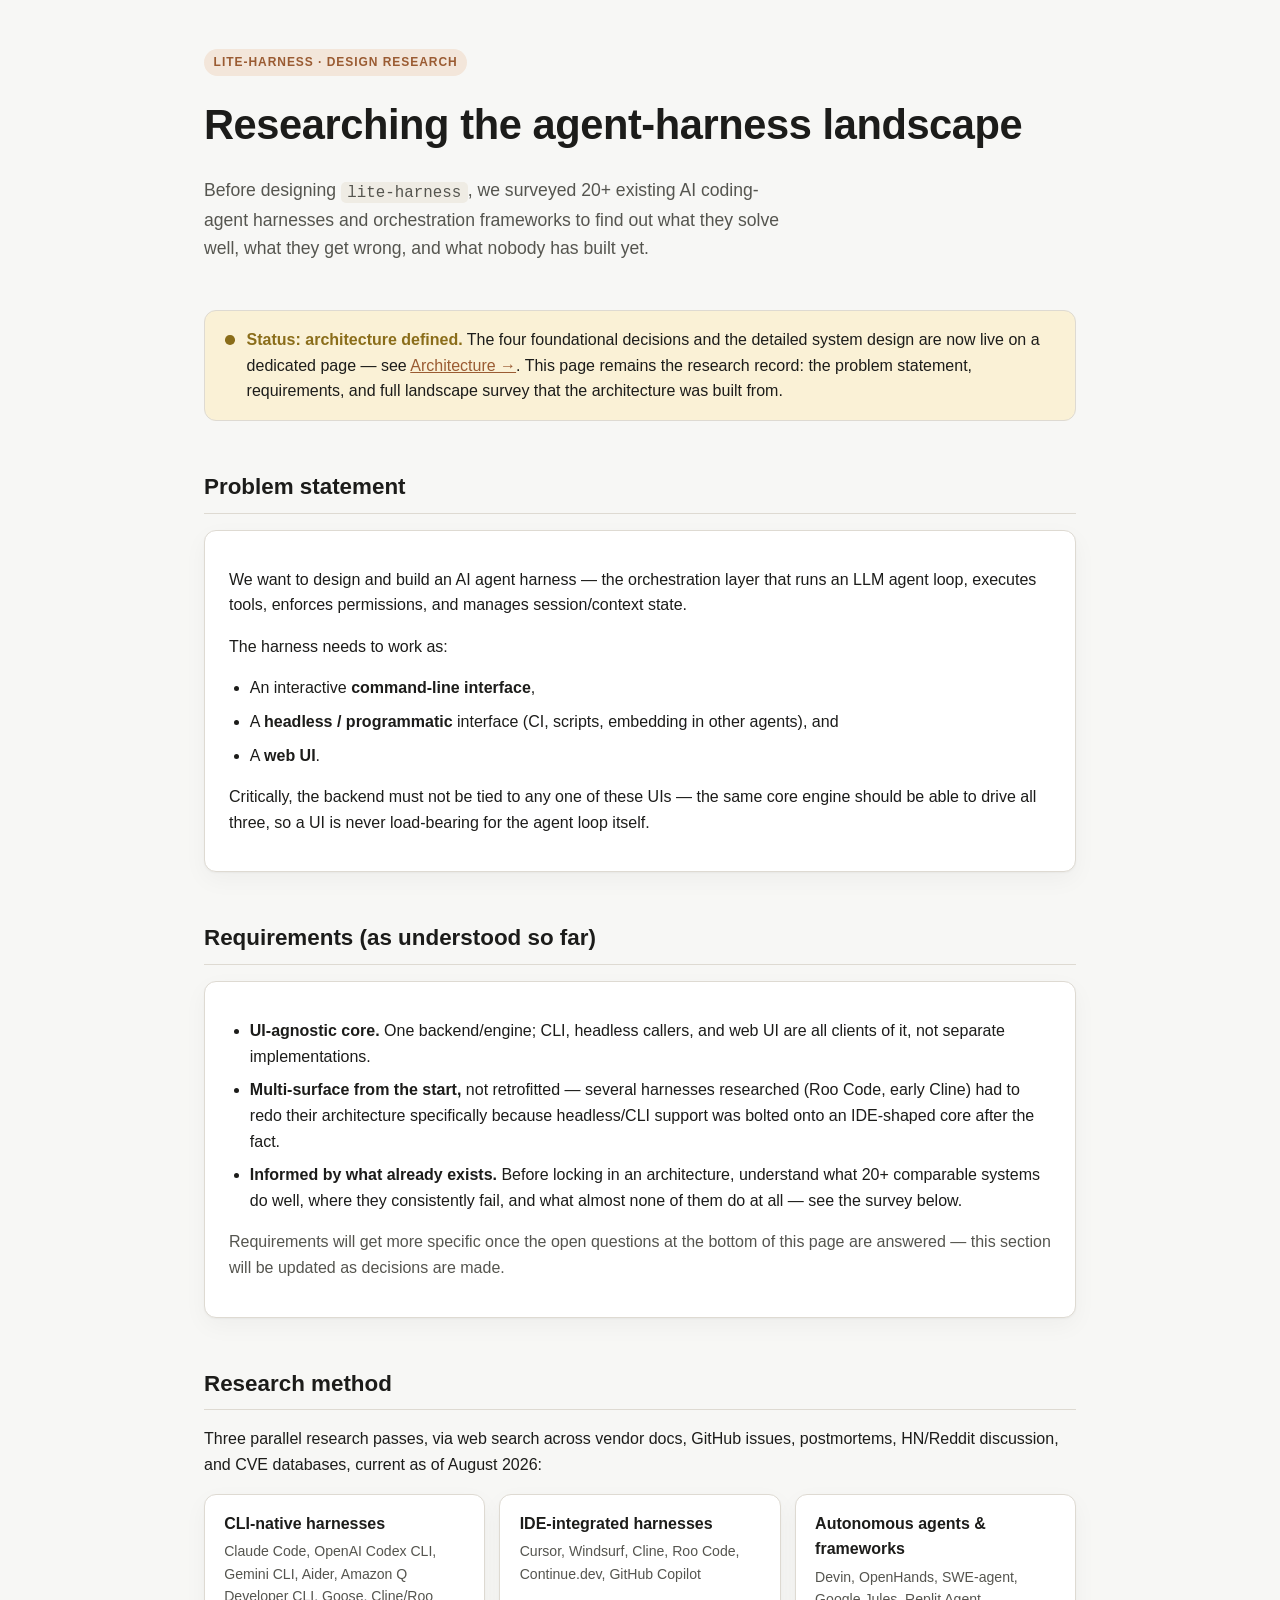
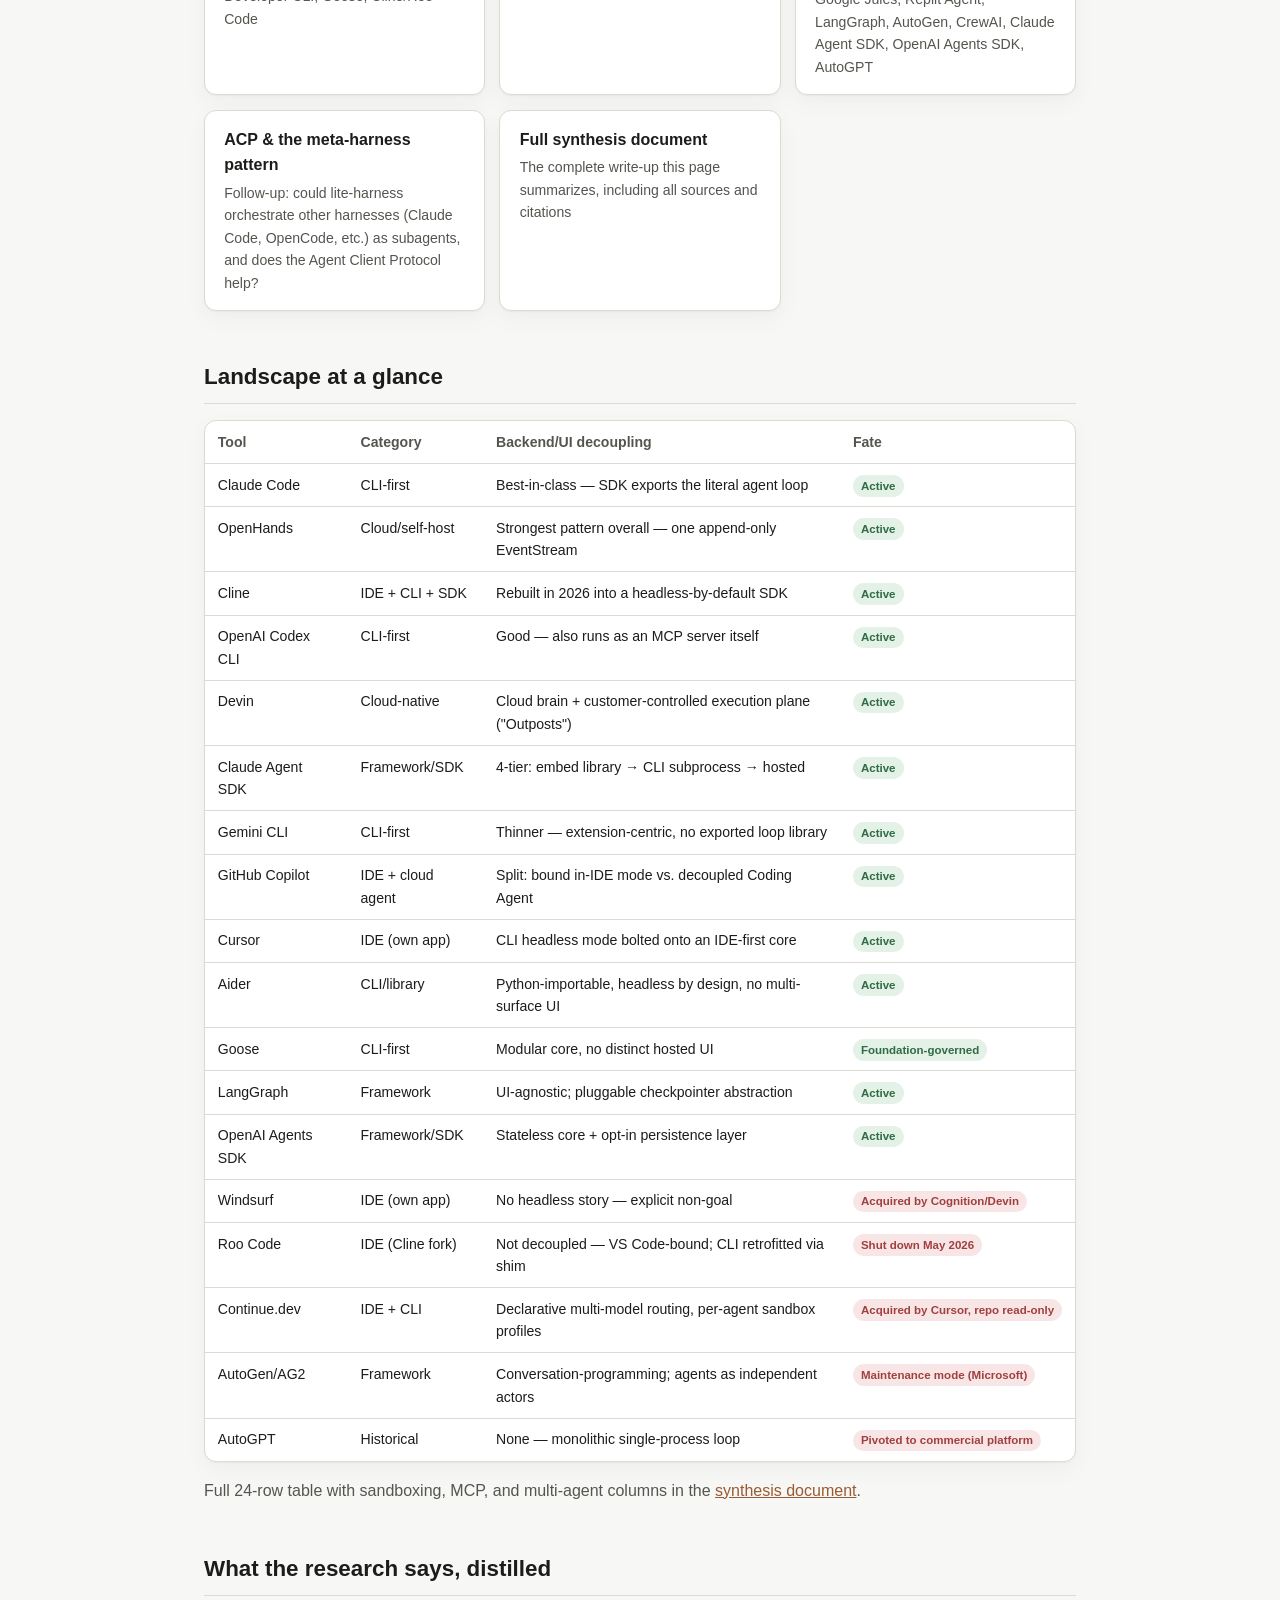
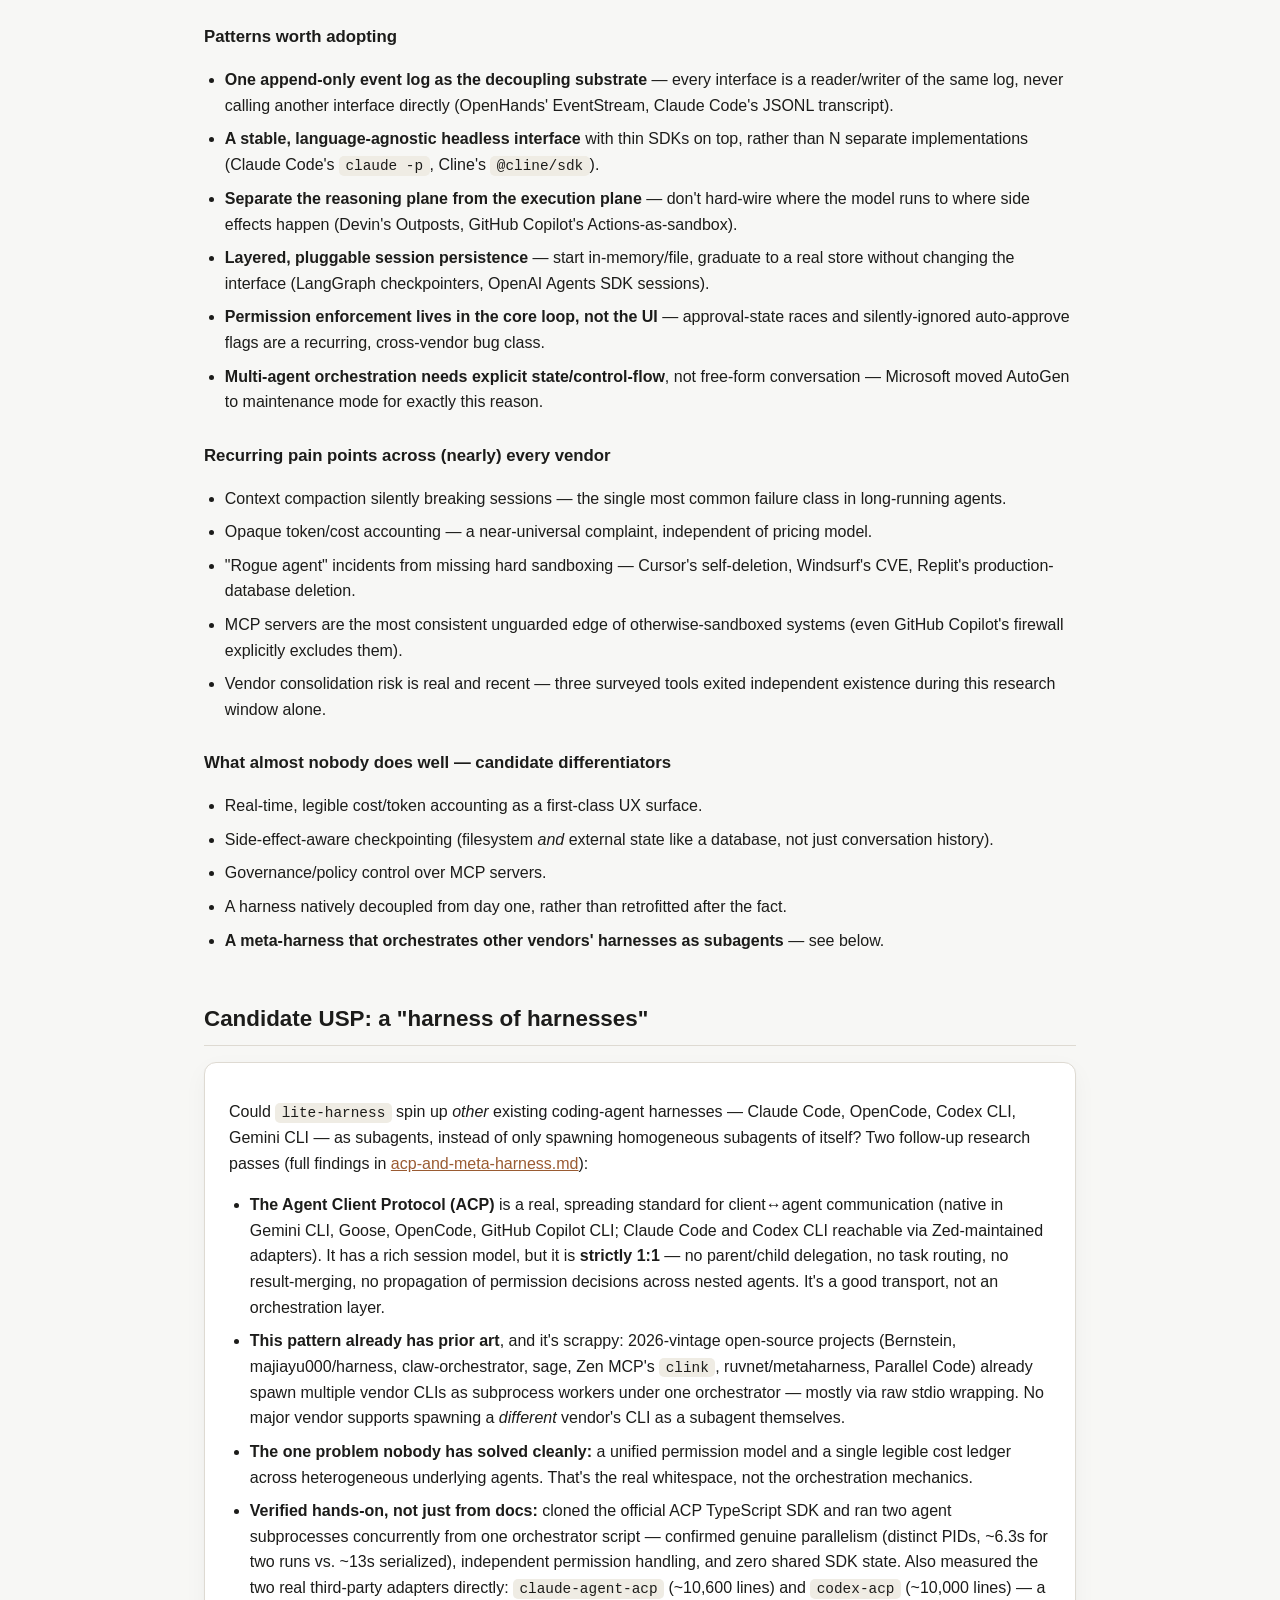
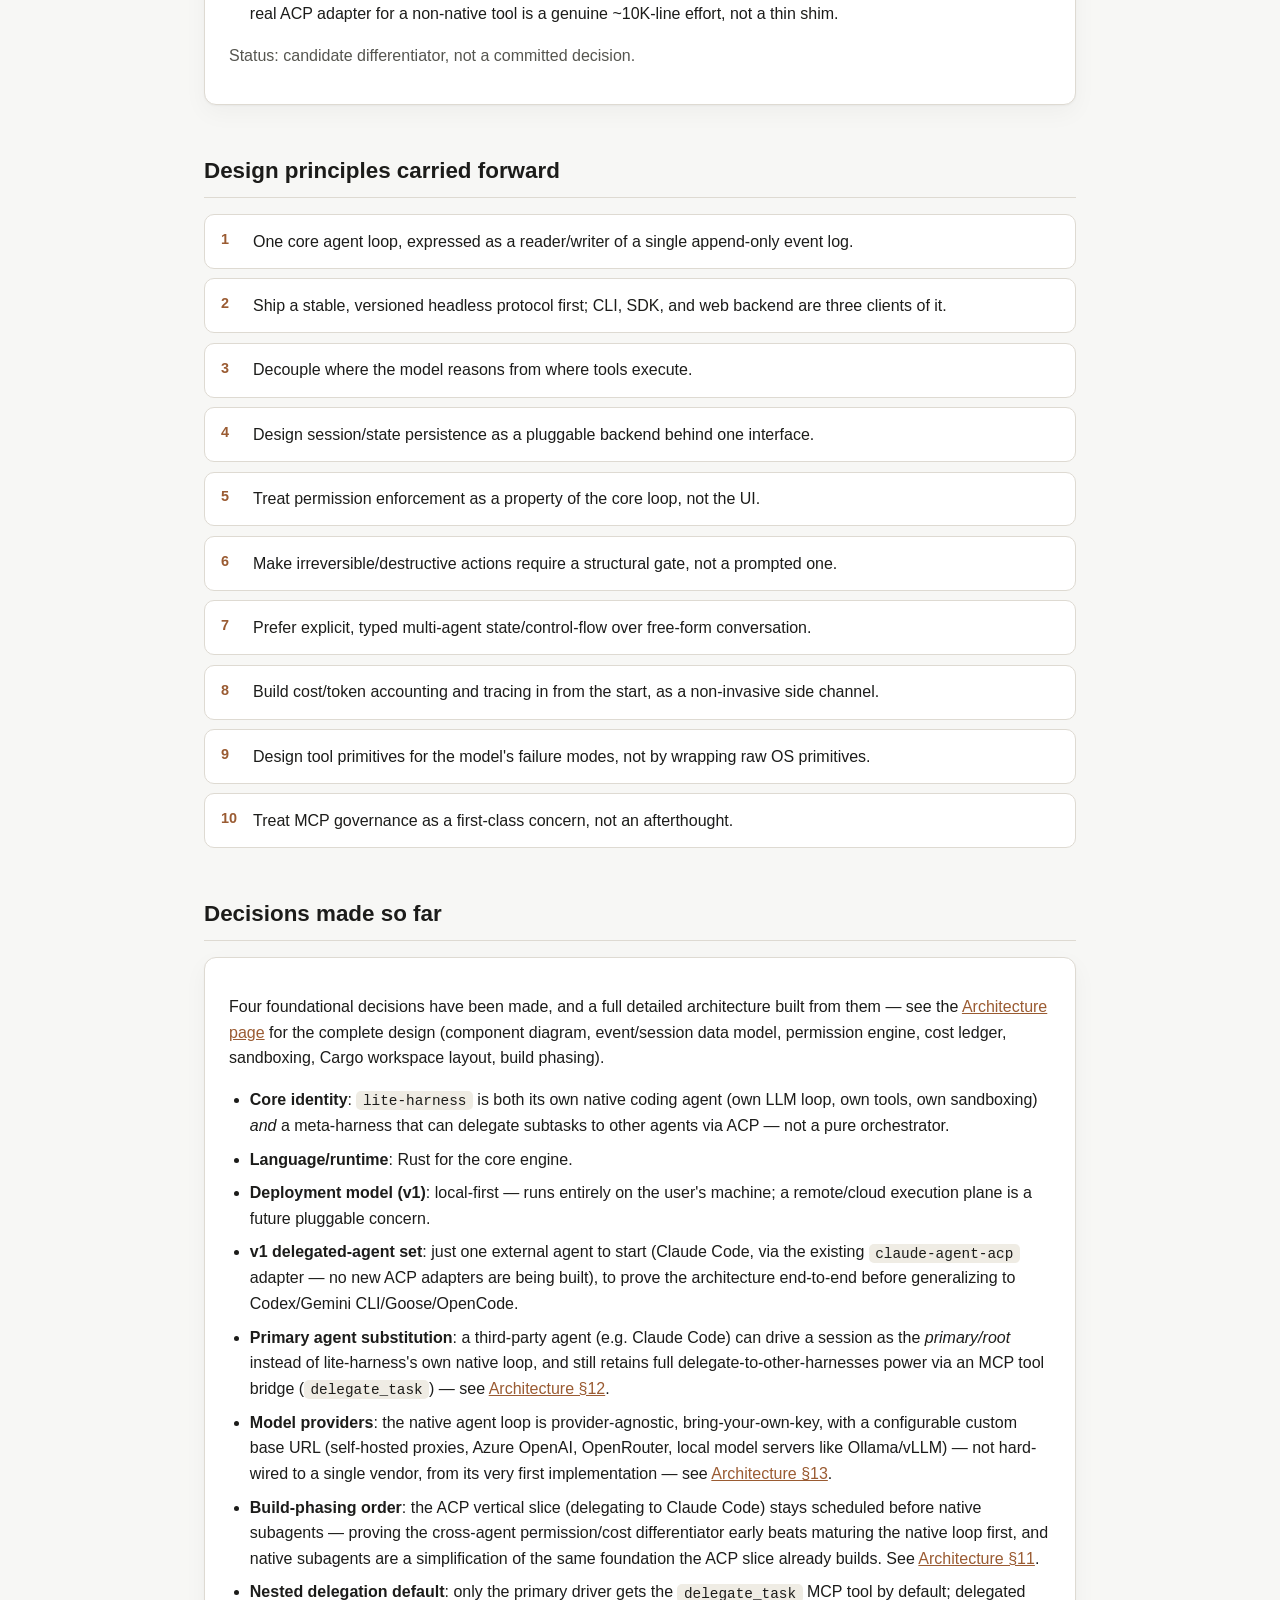
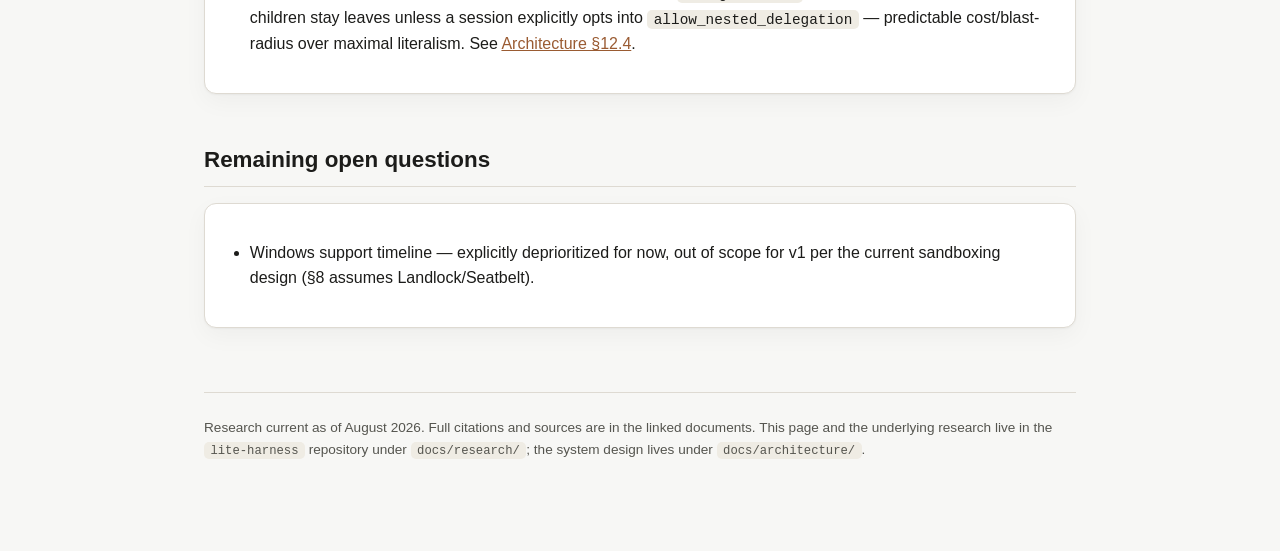
<file: docs/index.html>
<!doctype html>
<html lang="en">
<head>
<meta charset="utf-8">
<meta name="viewport" content="width=device-width, initial-scale=1">
<title>lite-harness — Agent Harness Research</title>
<meta name="description" content="Problem statement, requirements, and landscape research for designing lite-harness, a UI-decoupled AI coding-agent harness.">
<style>
  :root {
    --bg: #f7f7f5;
    --bg-elevated: #ffffff;
    --text: #1c1c1a;
    --text-dim: #55554f;
    --border: #dedad2;
    --accent: #9a5b32;
    --accent-bg: #f3e6da;
    --code-bg: #efece4;
    --tag-open: #8a6d1a;
    --tag-open-bg: #faf1d6;
    --tag-active: #2f6b46;
    --tag-active-bg: #e3f1e7;
    --tag-gone: #a13f3f;
    --tag-gone-bg: #f8e6e6;
    --shadow: 0 1px 2px rgba(0,0,0,0.04), 0 8px 24px rgba(0,0,0,0.04);
  }
  @media (prefers-color-scheme: dark) {
    :root:not([data-theme="light"]) {
      --bg: #171613;
      --bg-elevated: #201f1b;
      --text: #ece8df;
      --text-dim: #b3ada0;
      --border: #37342c;
      --accent: #e0a172;
      --accent-bg: #332419;
      --code-bg: #262420;
      --tag-open: #e0c25f;
      --tag-open-bg: #332c14;
      --tag-active: #7cc79a;
      --tag-active-bg: #16301f;
      --tag-gone: #e08a8a;
      --tag-gone-bg: #33191a;
      --shadow: 0 1px 2px rgba(0,0,0,0.3), 0 8px 24px rgba(0,0,0,0.35);
    }
  }
  :root[data-theme="dark"] {
    --bg: #171613;
    --bg-elevated: #201f1b;
    --text: #ece8df;
    --text-dim: #b3ada0;
    --border: #37342c;
    --accent: #e0a172;
    --accent-bg: #332419;
    --code-bg: #262420;
    --tag-open: #e0c25f;
    --tag-open-bg: #332c14;
    --tag-active: #7cc79a;
    --tag-active-bg: #16301f;
    --tag-gone: #e08a8a;
    --tag-gone-bg: #33191a;
    --shadow: 0 1px 2px rgba(0,0,0,0.3), 0 8px 24px rgba(0,0,0,0.35);
  }

  * { box-sizing: border-box; }
  body {
    margin: 0;
    background: var(--bg);
    color: var(--text);
    font-family: -apple-system, BlinkMacSystemFont, "Segoe UI", Helvetica, Arial, sans-serif;
    line-height: 1.6;
  }
  .wrap { max-width: 920px; margin: 0 auto; padding: 3rem 1.5rem 6rem; }

  header.hero { margin-bottom: 3rem; }
  .eyebrow {
    display: inline-block;
    font-size: 0.75rem;
    letter-spacing: 0.08em;
    text-transform: uppercase;
    color: var(--accent);
    background: var(--accent-bg);
    padding: 0.25rem 0.6rem;
    border-radius: 999px;
    font-weight: 600;
    margin-bottom: 1rem;
  }
  h1 {
    font-size: clamp(1.8rem, 4vw, 2.6rem);
    margin: 0 0 0.75rem;
    letter-spacing: -0.01em;
  }
  .subtitle { color: var(--text-dim); font-size: 1.1rem; max-width: 60ch; }

  h2 {
    font-size: 1.4rem;
    margin: 3rem 0 1rem;
    padding-bottom: 0.5rem;
    border-bottom: 1px solid var(--border);
  }
  h3 { font-size: 1.05rem; margin: 1.75rem 0 0.5rem; }
  p { color: var(--text); }
  p.dim, li.dim { color: var(--text-dim); }

  .card {
    background: var(--bg-elevated);
    border: 1px solid var(--border);
    border-radius: 12px;
    padding: 1.25rem 1.5rem;
    box-shadow: var(--shadow);
    margin-bottom: 1rem;
  }

  .status-banner {
    display: flex;
    gap: 0.75rem;
    align-items: flex-start;
    background: var(--tag-open-bg);
    border: 1px solid var(--border);
    border-radius: 12px;
    padding: 1rem 1.25rem;
    margin-bottom: 2rem;
  }
  .status-banner .dot {
    flex-shrink: 0;
    width: 0.6rem; height: 0.6rem;
    border-radius: 50%;
    background: var(--tag-open);
    margin-top: 0.5rem;
  }
  .status-banner strong { color: var(--tag-open); }

  ul { padding-left: 1.3rem; }
  li { margin-bottom: 0.5rem; }

  code {
    background: var(--code-bg);
    padding: 0.1rem 0.4rem;
    border-radius: 5px;
    font-size: 0.9em;
    font-family: ui-monospace, SFMono-Regular, Menlo, Consolas, monospace;
  }

  .doc-links {
    display: grid;
    grid-template-columns: repeat(auto-fit, minmax(220px, 1fr));
    gap: 0.9rem;
    margin-top: 1rem;
  }
  .doc-link {
    display: block;
    text-decoration: none;
    color: inherit;
    background: var(--bg-elevated);
    border: 1px solid var(--border);
    border-radius: 12px;
    padding: 1rem 1.2rem;
    box-shadow: var(--shadow);
    transition: transform 0.12s ease, border-color 0.12s ease;
  }
  .doc-link:hover { transform: translateY(-2px); border-color: var(--accent); }
  .doc-link .title { font-weight: 600; margin-bottom: 0.25rem; }
  .doc-link .desc { font-size: 0.88rem; color: var(--text-dim); }

  table {
    width: 100%;
    border-collapse: collapse;
    font-size: 0.88rem;
  }
  .table-scroll { overflow-x: auto; border: 1px solid var(--border); border-radius: 12px; background: var(--bg-elevated); box-shadow: var(--shadow); }
  th, td {
    text-align: left;
    padding: 0.6rem 0.8rem;
    border-bottom: 1px solid var(--border);
    vertical-align: top;
  }
  th { color: var(--text-dim); font-weight: 600; white-space: nowrap; }
  tr:last-child td { border-bottom: none; }
  .tag {
    display: inline-block;
    font-size: 0.72rem;
    font-weight: 600;
    padding: 0.1rem 0.5rem;
    border-radius: 999px;
    white-space: nowrap;
  }
  .tag-active { color: var(--tag-active); background: var(--tag-active-bg); }
  .tag-gone { color: var(--tag-gone); background: var(--tag-gone-bg); }

  .principles { list-style: none; padding: 0; counter-reset: p; }
  .principles li {
    counter-increment: p;
    background: var(--bg-elevated);
    border: 1px solid var(--border);
    border-radius: 10px;
    padding: 0.85rem 1rem 0.85rem 3rem;
    margin-bottom: 0.6rem;
    position: relative;
  }
  .principles li::before {
    content: counter(p);
    position: absolute;
    left: 1rem; top: 0.8rem;
    font-weight: 700;
    color: var(--accent);
    font-size: 0.9rem;
  }

  footer {
    margin-top: 4rem;
    padding-top: 1.5rem;
    border-top: 1px solid var(--border);
    color: var(--text-dim);
    font-size: 0.85rem;
  }
  a { color: var(--accent); }
</style>
</head>
<body>
<div class="wrap">

  <header class="hero">
    <span class="eyebrow">lite-harness · design research</span>
    <h1>Researching the agent-harness landscape</h1>
    <p class="subtitle">Before designing <code>lite-harness</code>, we surveyed 20+ existing AI coding-agent harnesses and orchestration frameworks to find out what they solve well, what they get wrong, and what nobody has built yet.</p>
  </header>

  <div class="status-banner">
    <div class="dot"></div>
    <div>
      <strong>Status: architecture defined.</strong> The four foundational decisions and the detailed system design are now live on a dedicated page — see <a href="architecture/index.html">Architecture &rarr;</a>. This page remains the research record: the problem statement, requirements, and full landscape survey that the architecture was built from.
    </div>
  </div>

  <section>
    <h2>Problem statement</h2>
    <div class="card">
      <p>We want to design and build an AI agent harness — the orchestration layer that runs an LLM agent loop, executes tools, enforces permissions, and manages session/context state.</p>
      <p>The harness needs to work as:</p>
      <ul>
        <li>An interactive <strong>command-line interface</strong>,</li>
        <li>A <strong>headless / programmatic</strong> interface (CI, scripts, embedding in other agents), and</li>
        <li>A <strong>web UI</strong>.</li>
      </ul>
      <p>Critically, the backend must not be tied to any one of these UIs — the same core engine should be able to drive all three, so a UI is never load-bearing for the agent loop itself.</p>
    </div>
  </section>

  <section>
    <h2>Requirements (as understood so far)</h2>
    <div class="card">
      <ul>
        <li><strong>UI-agnostic core.</strong> One backend/engine; CLI, headless callers, and web UI are all clients of it, not separate implementations.</li>
        <li><strong>Multi-surface from the start,</strong> not retrofitted — several harnesses researched (Roo Code, early Cline) had to redo their architecture specifically because headless/CLI support was bolted onto an IDE-shaped core after the fact.</li>
        <li><strong>Informed by what already exists.</strong> Before locking in an architecture, understand what 20+ comparable systems do well, where they consistently fail, and what almost none of them do at all — see the survey below.</li>
      </ul>
      <p class="dim">Requirements will get more specific once the open questions at the bottom of this page are answered — this section will be updated as decisions are made.</p>
    </div>
  </section>

  <section>
    <h2>Research method</h2>
    <p>Three parallel research passes, via web search across vendor docs, GitHub issues, postmortems, HN/Reddit discussion, and CVE databases, current as of August 2026:</p>
    <div class="doc-links">
      <a class="doc-link" href="research/raw/cli-native-harnesses.md">
        <div class="title">CLI-native harnesses</div>
        <div class="desc">Claude Code, OpenAI Codex CLI, Gemini CLI, Aider, Amazon Q Developer CLI, Goose, Cline/Roo Code</div>
      </a>
      <a class="doc-link" href="research/raw/ide-integrated-harnesses.md">
        <div class="title">IDE-integrated harnesses</div>
        <div class="desc">Cursor, Windsurf, Cline, Roo Code, Continue.dev, GitHub Copilot</div>
      </a>
      <a class="doc-link" href="research/raw/autonomous-agents-and-frameworks.md">
        <div class="title">Autonomous agents &amp; frameworks</div>
        <div class="desc">Devin, OpenHands, SWE-agent, Google Jules, Replit Agent, LangGraph, AutoGen, CrewAI, Claude Agent SDK, OpenAI Agents SDK, AutoGPT</div>
      </a>
      <a class="doc-link" href="research/raw/acp-and-meta-harness.md">
        <div class="title">ACP &amp; the meta-harness pattern</div>
        <div class="desc">Follow-up: could lite-harness orchestrate other harnesses (Claude Code, OpenCode, etc.) as subagents, and does the Agent Client Protocol help?</div>
      </a>
      <a class="doc-link" href="research/agent-harness-landscape.md">
        <div class="title">Full synthesis document</div>
        <div class="desc">The complete write-up this page summarizes, including all sources and citations</div>
      </a>
    </div>
  </section>

  <section>
    <h2>Landscape at a glance</h2>
    <div class="table-scroll">
    <table>
      <thead>
        <tr><th>Tool</th><th>Category</th><th>Backend/UI decoupling</th><th>Fate</th></tr>
      </thead>
      <tbody>
        <tr><td>Claude Code</td><td>CLI-first</td><td>Best-in-class — SDK exports the literal agent loop</td><td><span class="tag tag-active">Active</span></td></tr>
        <tr><td>OpenHands</td><td>Cloud/self-host</td><td>Strongest pattern overall — one append-only EventStream</td><td><span class="tag tag-active">Active</span></td></tr>
        <tr><td>Cline</td><td>IDE + CLI + SDK</td><td>Rebuilt in 2026 into a headless-by-default SDK</td><td><span class="tag tag-active">Active</span></td></tr>
        <tr><td>OpenAI Codex CLI</td><td>CLI-first</td><td>Good — also runs as an MCP server itself</td><td><span class="tag tag-active">Active</span></td></tr>
        <tr><td>Devin</td><td>Cloud-native</td><td>Cloud brain + customer-controlled execution plane ("Outposts")</td><td><span class="tag tag-active">Active</span></td></tr>
        <tr><td>Claude Agent SDK</td><td>Framework/SDK</td><td>4-tier: embed library → CLI subprocess → hosted</td><td><span class="tag tag-active">Active</span></td></tr>
        <tr><td>Gemini CLI</td><td>CLI-first</td><td>Thinner — extension-centric, no exported loop library</td><td><span class="tag tag-active">Active</span></td></tr>
        <tr><td>GitHub Copilot</td><td>IDE + cloud agent</td><td>Split: bound in-IDE mode vs. decoupled Coding Agent</td><td><span class="tag tag-active">Active</span></td></tr>
        <tr><td>Cursor</td><td>IDE (own app)</td><td>CLI headless mode bolted onto an IDE-first core</td><td><span class="tag tag-active">Active</span></td></tr>
        <tr><td>Aider</td><td>CLI/library</td><td>Python-importable, headless by design, no multi-surface UI</td><td><span class="tag tag-active">Active</span></td></tr>
        <tr><td>Goose</td><td>CLI-first</td><td>Modular core, no distinct hosted UI</td><td><span class="tag tag-active">Foundation-governed</span></td></tr>
        <tr><td>LangGraph</td><td>Framework</td><td>UI-agnostic; pluggable checkpointer abstraction</td><td><span class="tag tag-active">Active</span></td></tr>
        <tr><td>OpenAI Agents SDK</td><td>Framework/SDK</td><td>Stateless core + opt-in persistence layer</td><td><span class="tag tag-active">Active</span></td></tr>
        <tr><td>Windsurf</td><td>IDE (own app)</td><td>No headless story — explicit non-goal</td><td><span class="tag tag-gone">Acquired by Cognition/Devin</span></td></tr>
        <tr><td>Roo Code</td><td>IDE (Cline fork)</td><td>Not decoupled — VS Code-bound; CLI retrofitted via shim</td><td><span class="tag tag-gone">Shut down May 2026</span></td></tr>
        <tr><td>Continue.dev</td><td>IDE + CLI</td><td>Declarative multi-model routing, per-agent sandbox profiles</td><td><span class="tag tag-gone">Acquired by Cursor, repo read-only</span></td></tr>
        <tr><td>AutoGen/AG2</td><td>Framework</td><td>Conversation-programming; agents as independent actors</td><td><span class="tag tag-gone">Maintenance mode (Microsoft)</span></td></tr>
        <tr><td>AutoGPT</td><td>Historical</td><td>None — monolithic single-process loop</td><td><span class="tag tag-gone">Pivoted to commercial platform</span></td></tr>
      </tbody>
    </table>
    </div>
    <p class="dim">Full 24-row table with sandboxing, MCP, and multi-agent columns in the <a href="research/agent-harness-landscape.md">synthesis document</a>.</p>
  </section>

  <section>
    <h2>What the research says, distilled</h2>

    <h3>Patterns worth adopting</h3>
    <ul>
      <li><strong>One append-only event log as the decoupling substrate</strong> — every interface is a reader/writer of the same log, never calling another interface directly (OpenHands' EventStream, Claude Code's JSONL transcript).</li>
      <li><strong>A stable, language-agnostic headless interface</strong> with thin SDKs on top, rather than N separate implementations (Claude Code's <code>claude -p</code>, Cline's <code>@cline/sdk</code>).</li>
      <li><strong>Separate the reasoning plane from the execution plane</strong> — don't hard-wire where the model runs to where side effects happen (Devin's Outposts, GitHub Copilot's Actions-as-sandbox).</li>
      <li><strong>Layered, pluggable session persistence</strong> — start in-memory/file, graduate to a real store without changing the interface (LangGraph checkpointers, OpenAI Agents SDK sessions).</li>
      <li><strong>Permission enforcement lives in the core loop, not the UI</strong> — approval-state races and silently-ignored auto-approve flags are a recurring, cross-vendor bug class.</li>
      <li><strong>Multi-agent orchestration needs explicit state/control-flow</strong>, not free-form conversation — Microsoft moved AutoGen to maintenance mode for exactly this reason.</li>
    </ul>

    <h3>Recurring pain points across (nearly) every vendor</h3>
    <ul>
      <li>Context compaction silently breaking sessions — the single most common failure class in long-running agents.</li>
      <li>Opaque token/cost accounting — a near-universal complaint, independent of pricing model.</li>
      <li>"Rogue agent" incidents from missing hard sandboxing — Cursor's self-deletion, Windsurf's CVE, Replit's production-database deletion.</li>
      <li>MCP servers are the most consistent unguarded edge of otherwise-sandboxed systems (even GitHub Copilot's firewall explicitly excludes them).</li>
      <li>Vendor consolidation risk is real and recent — three surveyed tools exited independent existence during this research window alone.</li>
    </ul>

    <h3>What almost nobody does well — candidate differentiators</h3>
    <ul>
      <li>Real-time, legible cost/token accounting as a first-class UX surface.</li>
      <li>Side-effect-aware checkpointing (filesystem <em>and</em> external state like a database, not just conversation history).</li>
      <li>Governance/policy control over MCP servers.</li>
      <li>A harness natively decoupled from day one, rather than retrofitted after the fact.</li>
      <li><strong>A meta-harness that orchestrates other vendors' harnesses as subagents</strong> — see below.</li>
    </ul>
  </section>

  <section>
    <h2>Candidate USP: a "harness of harnesses"</h2>
    <div class="card">
      <p>Could <code>lite-harness</code> spin up <em>other</em> existing coding-agent harnesses — Claude Code, OpenCode, Codex CLI, Gemini CLI — as subagents, instead of only spawning homogeneous subagents of itself? Two follow-up research passes (full findings in <a href="research/raw/acp-and-meta-harness.md">acp-and-meta-harness.md</a>):</p>
      <ul>
        <li><strong>The Agent Client Protocol (ACP)</strong> is a real, spreading standard for client↔agent communication (native in Gemini CLI, Goose, OpenCode, GitHub Copilot CLI; Claude Code and Codex CLI reachable via Zed-maintained adapters). It has a rich session model, but it is <strong>strictly 1:1</strong> — no parent/child delegation, no task routing, no result-merging, no propagation of permission decisions across nested agents. It's a good transport, not an orchestration layer.</li>
        <li><strong>This pattern already has prior art</strong>, and it's scrappy: 2026-vintage open-source projects (Bernstein, majiayu000/harness, claw-orchestrator, sage, Zen MCP's <code>clink</code>, ruvnet/metaharness, Parallel Code) already spawn multiple vendor CLIs as subprocess workers under one orchestrator — mostly via raw stdio wrapping. No major vendor supports spawning a <em>different</em> vendor's CLI as a subagent themselves.</li>
        <li><strong>The one problem nobody has solved cleanly:</strong> a unified permission model and a single legible cost ledger across heterogeneous underlying agents. That's the real whitespace, not the orchestration mechanics.</li>
        <li><strong>Verified hands-on, not just from docs:</strong> cloned the official ACP TypeScript SDK and ran two agent subprocesses concurrently from one orchestrator script — confirmed genuine parallelism (distinct PIDs, ~6.3s for two runs vs. ~13s serialized), independent permission handling, and zero shared SDK state. Also measured the two real third-party adapters directly: <code>claude-agent-acp</code> (~10,600 lines) and <code>codex-acp</code> (~10,000 lines) — a real ACP adapter for a non-native tool is a genuine ~10K-line effort, not a thin shim.</li>
      </ul>
      <p class="dim">Status: candidate differentiator, not a committed decision.</p>
    </div>
  </section>

  <section>
    <h2>Design principles carried forward</h2>
    <ol class="principles">
      <li>One core agent loop, expressed as a reader/writer of a single append-only event log.</li>
      <li>Ship a stable, versioned headless protocol first; CLI, SDK, and web backend are three clients of it.</li>
      <li>Decouple where the model reasons from where tools execute.</li>
      <li>Design session/state persistence as a pluggable backend behind one interface.</li>
      <li>Treat permission enforcement as a property of the core loop, not the UI.</li>
      <li>Make irreversible/destructive actions require a structural gate, not a prompted one.</li>
      <li>Prefer explicit, typed multi-agent state/control-flow over free-form conversation.</li>
      <li>Build cost/token accounting and tracing in from the start, as a non-invasive side channel.</li>
      <li>Design tool primitives for the model's failure modes, not by wrapping raw OS primitives.</li>
      <li>Treat MCP governance as a first-class concern, not an afterthought.</li>
    </ol>
  </section>

  <section>
    <h2>Decisions made so far</h2>
    <div class="card">
      <p>Four foundational decisions have been made, and a full detailed architecture built from them — see the <a href="architecture/index.html">Architecture page</a> for the complete design (component diagram, event/session data model, permission engine, cost ledger, sandboxing, Cargo workspace layout, build phasing).</p>
      <ul>
        <li><strong>Core identity</strong>: <code>lite-harness</code> is both its own native coding agent (own LLM loop, own tools, own sandboxing) <em>and</em> a meta-harness that can delegate subtasks to other agents via ACP — not a pure orchestrator.</li>
        <li><strong>Language/runtime</strong>: Rust for the core engine.</li>
        <li><strong>Deployment model (v1)</strong>: local-first — runs entirely on the user's machine; a remote/cloud execution plane is a future pluggable concern.</li>
        <li><strong>v1 delegated-agent set</strong>: just one external agent to start (Claude Code, via the existing <code>claude-agent-acp</code> adapter — no new ACP adapters are being built), to prove the architecture end-to-end before generalizing to Codex/Gemini CLI/Goose/OpenCode.</li>
        <li><strong>Primary agent substitution</strong>: a third-party agent (e.g. Claude Code) can drive a session as the <em>primary/root</em> instead of lite-harness's own native loop, and still retains full delegate-to-other-harnesses power via an MCP tool bridge (<code>delegate_task</code>) — see <a href="architecture/index.html#primary">Architecture &sect;12</a>.</li>
        <li><strong>Model providers</strong>: the native agent loop is provider-agnostic, bring-your-own-key, with a configurable custom base URL (self-hosted proxies, Azure OpenAI, OpenRouter, local model servers like Ollama/vLLM) — not hard-wired to a single vendor, from its very first implementation — see <a href="architecture/index.html#model-providers">Architecture &sect;13</a>.</li>
        <li><strong>Build-phasing order</strong>: the ACP vertical slice (delegating to Claude Code) stays scheduled before native subagents — proving the cross-agent permission/cost differentiator early beats maturing the native loop first, and native subagents are a simplification of the same foundation the ACP slice already builds. See <a href="architecture/index.html#phasing">Architecture &sect;11</a>.</li>
        <li><strong>Nested delegation default</strong>: only the primary driver gets the <code>delegate_task</code> MCP tool by default; delegated children stay leaves unless a session explicitly opts into <code>allow_nested_delegation</code> — predictable cost/blast-radius over maximal literalism. See <a href="architecture/index.html#primary">Architecture &sect;12.4</a>.</li>
      </ul>
    </div>
  </section>

  <section>
    <h2>Remaining open questions</h2>
    <div class="card">
      <ul>
        <li>Windows support timeline — explicitly deprioritized for now, out of scope for v1 per the current sandboxing design (§8 assumes Landlock/Seatbelt).</li>
      </ul>
    </div>
  </section>

  <footer>
    Research current as of August 2026. Full citations and sources are in the linked documents. This page and the underlying research live in the <code>lite-harness</code> repository under <code>docs/research/</code>; the system design lives under <code>docs/architecture/</code>.
  </footer>

</div>
</body>
</html>
</file>
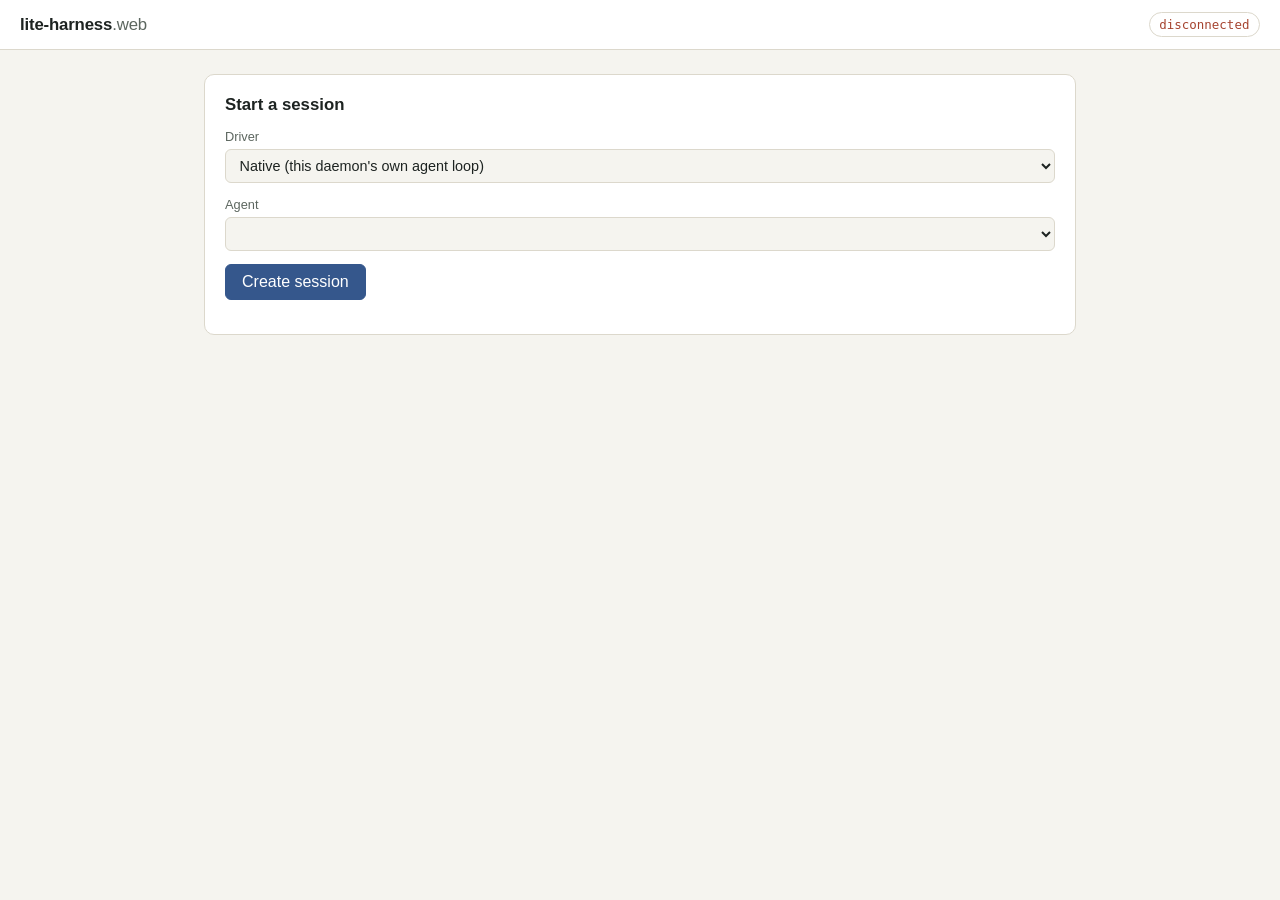
<file: crates/lh-web-ui/index.html>
<!doctype html>
<html lang="en">
<head>
<meta charset="utf-8" />
<meta name="viewport" content="width=device-width, initial-scale=1" />
<title>lite-harness</title>
<link rel="stylesheet" href="style.css" />
</head>
<body>
  <header class="topbar">
    <div class="brand">lite-harness<span class="brand-dim">.web</span></div>
    <div id="status" class="status status-disconnected">disconnected</div>
  </header>

  <main class="layout">
    <section class="setup" id="setup-panel">
      <h2>Start a session</h2>
      <label class="field">
        <span>Driver</span>
        <select id="driver-select">
          <option value="native">Native (this daemon's own agent loop)</option>
          <option value="primary">Primary: an external agent drives the whole session</option>
          <option value="delegate">Native root, delegate this one prompt to an external agent</option>
        </select>
      </label>
      <label class="field" id="agent-field" hidden>
        <span>Agent</span>
        <select id="agent-select"></select>
      </label>
      <button id="create-session-btn" type="button">Create session</button>
      <p class="hint" id="agents-hint"></p>
    </section>

    <section class="session" id="session-panel" hidden>
      <div class="session-meta">
        <span id="session-id-label"></span>
        <span id="driver-label"></span>
        <button id="ledger-btn" type="button">Refresh ledger</button>
      </div>

      <div class="log" id="event-log" aria-live="polite"></div>

      <form class="composer" id="composer-form">
        <textarea id="prompt-input" placeholder="Send a prompt..." rows="2"></textarea>
        <button type="submit">Send</button>
      </form>

      <div class="ledger" id="ledger-panel"></div>
    </section>
  </main>

  <div class="modal-backdrop" id="permission-modal" hidden>
    <div class="modal">
      <h3>Permission requested</h3>
      <p id="permission-summary"></p>
      <pre id="permission-detail"></pre>
      <div class="modal-actions">
        <button type="button" data-decision="deny" class="btn-deny">Deny</button>
        <button type="button" data-decision="deny_always" class="btn-deny-ghost">Always deny</button>
        <button type="button" data-decision="allow" class="btn-allow">Allow</button>
        <button type="button" data-decision="allow_always" class="btn-allow-ghost">Always allow</button>
      </div>
    </div>
  </div>

  <script src="app.js"></script>
</body>
</html>
</file>
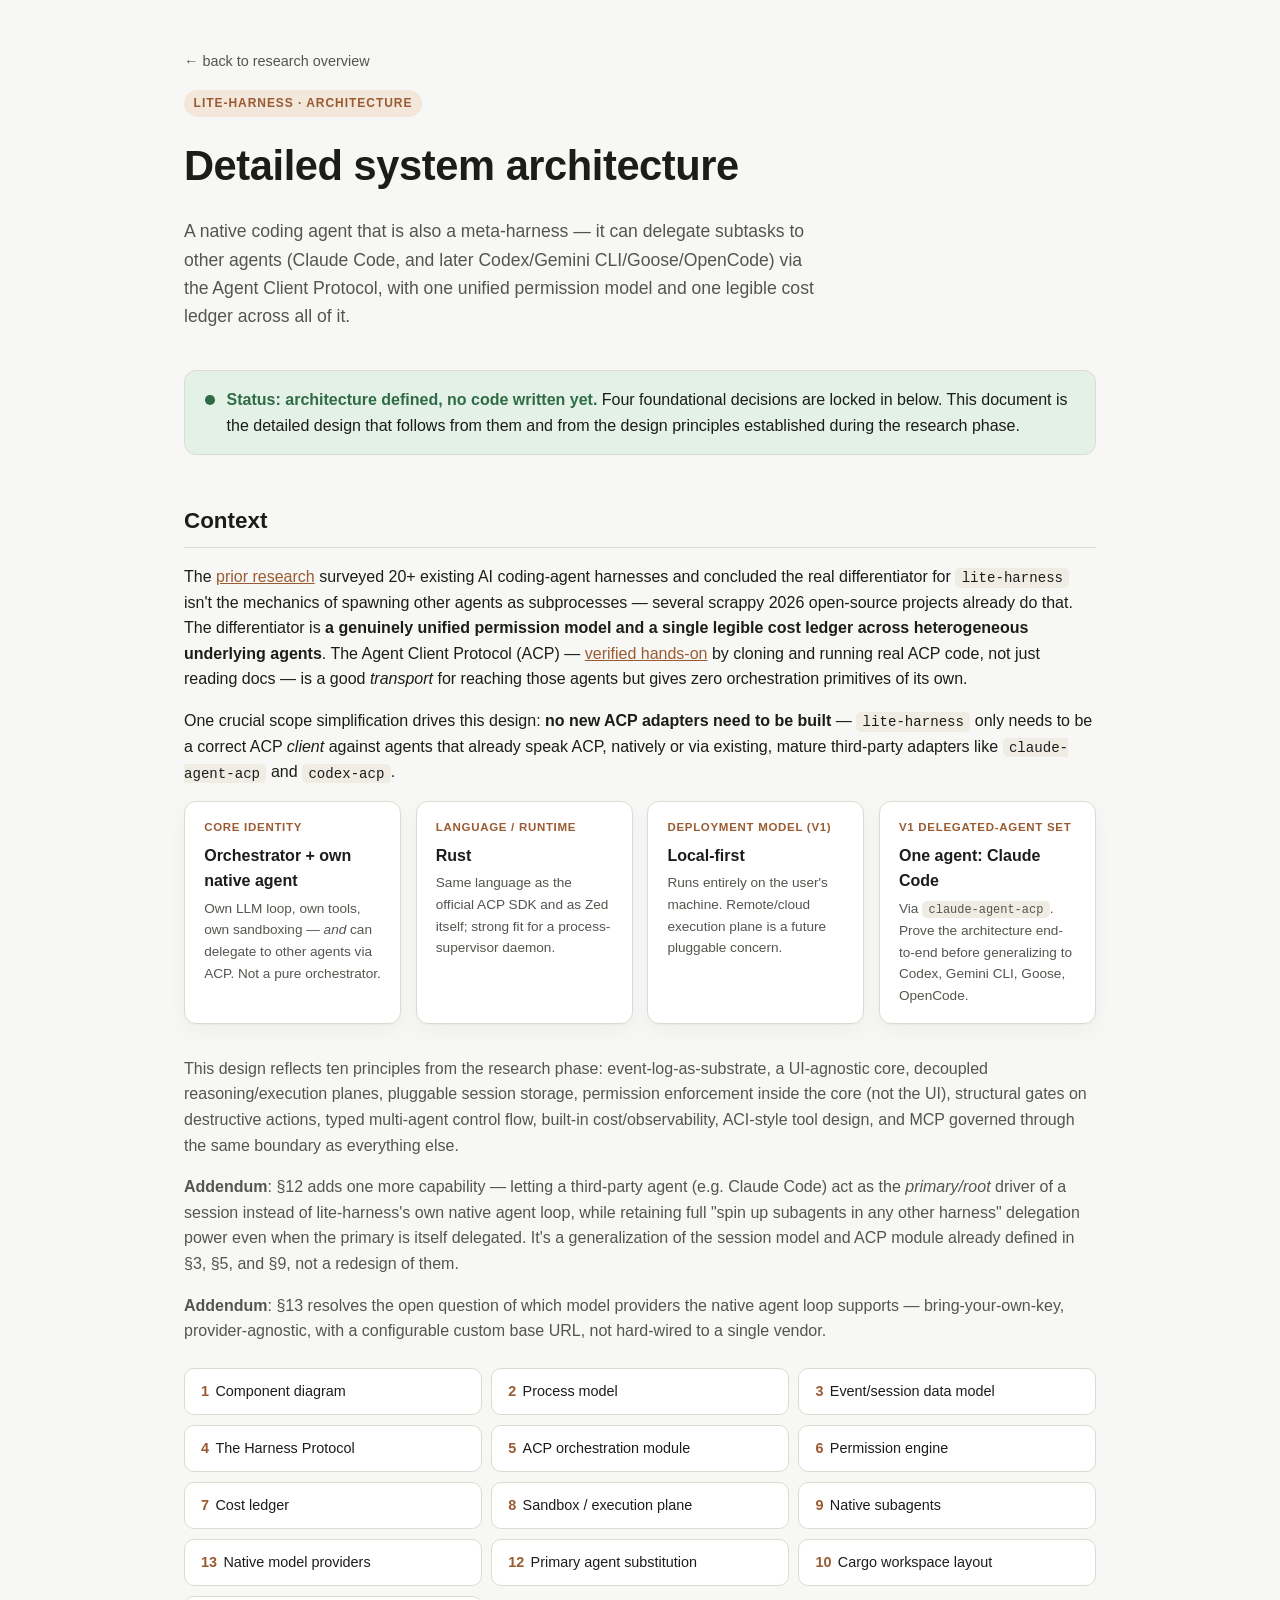
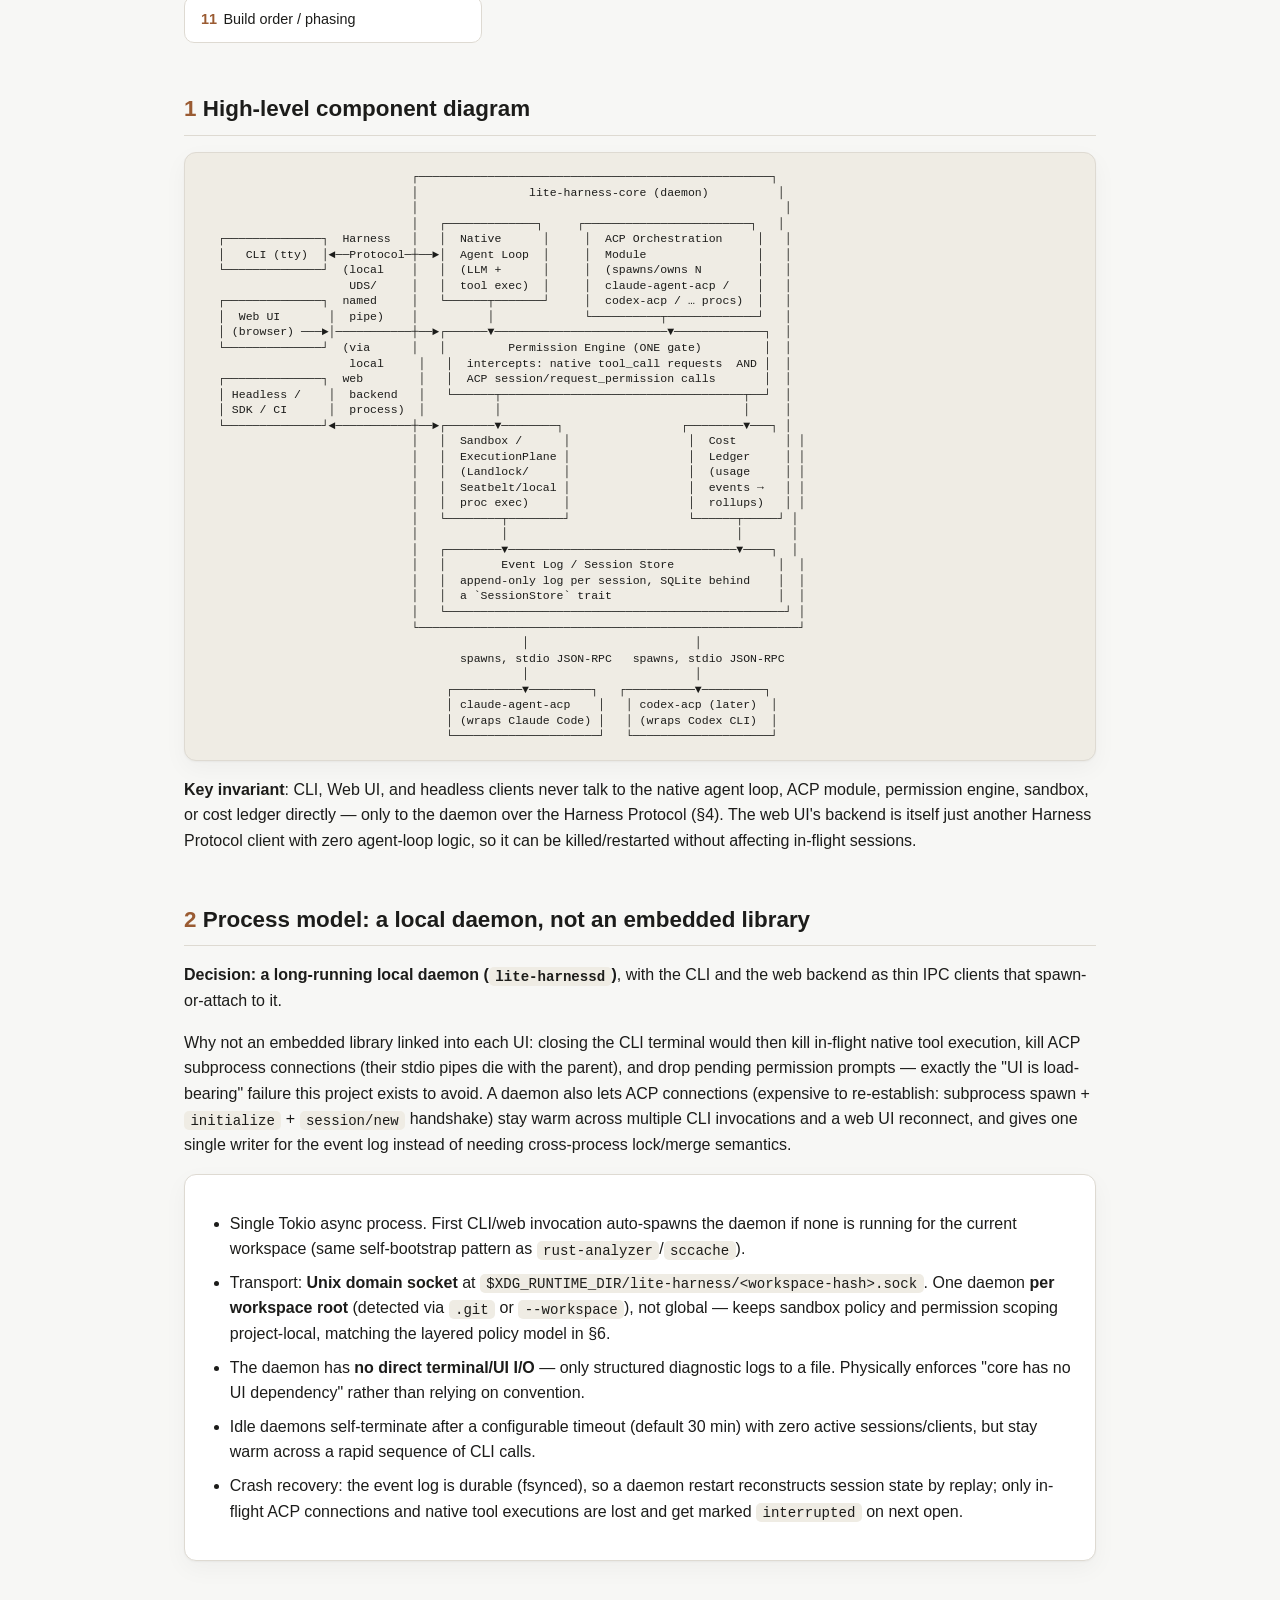
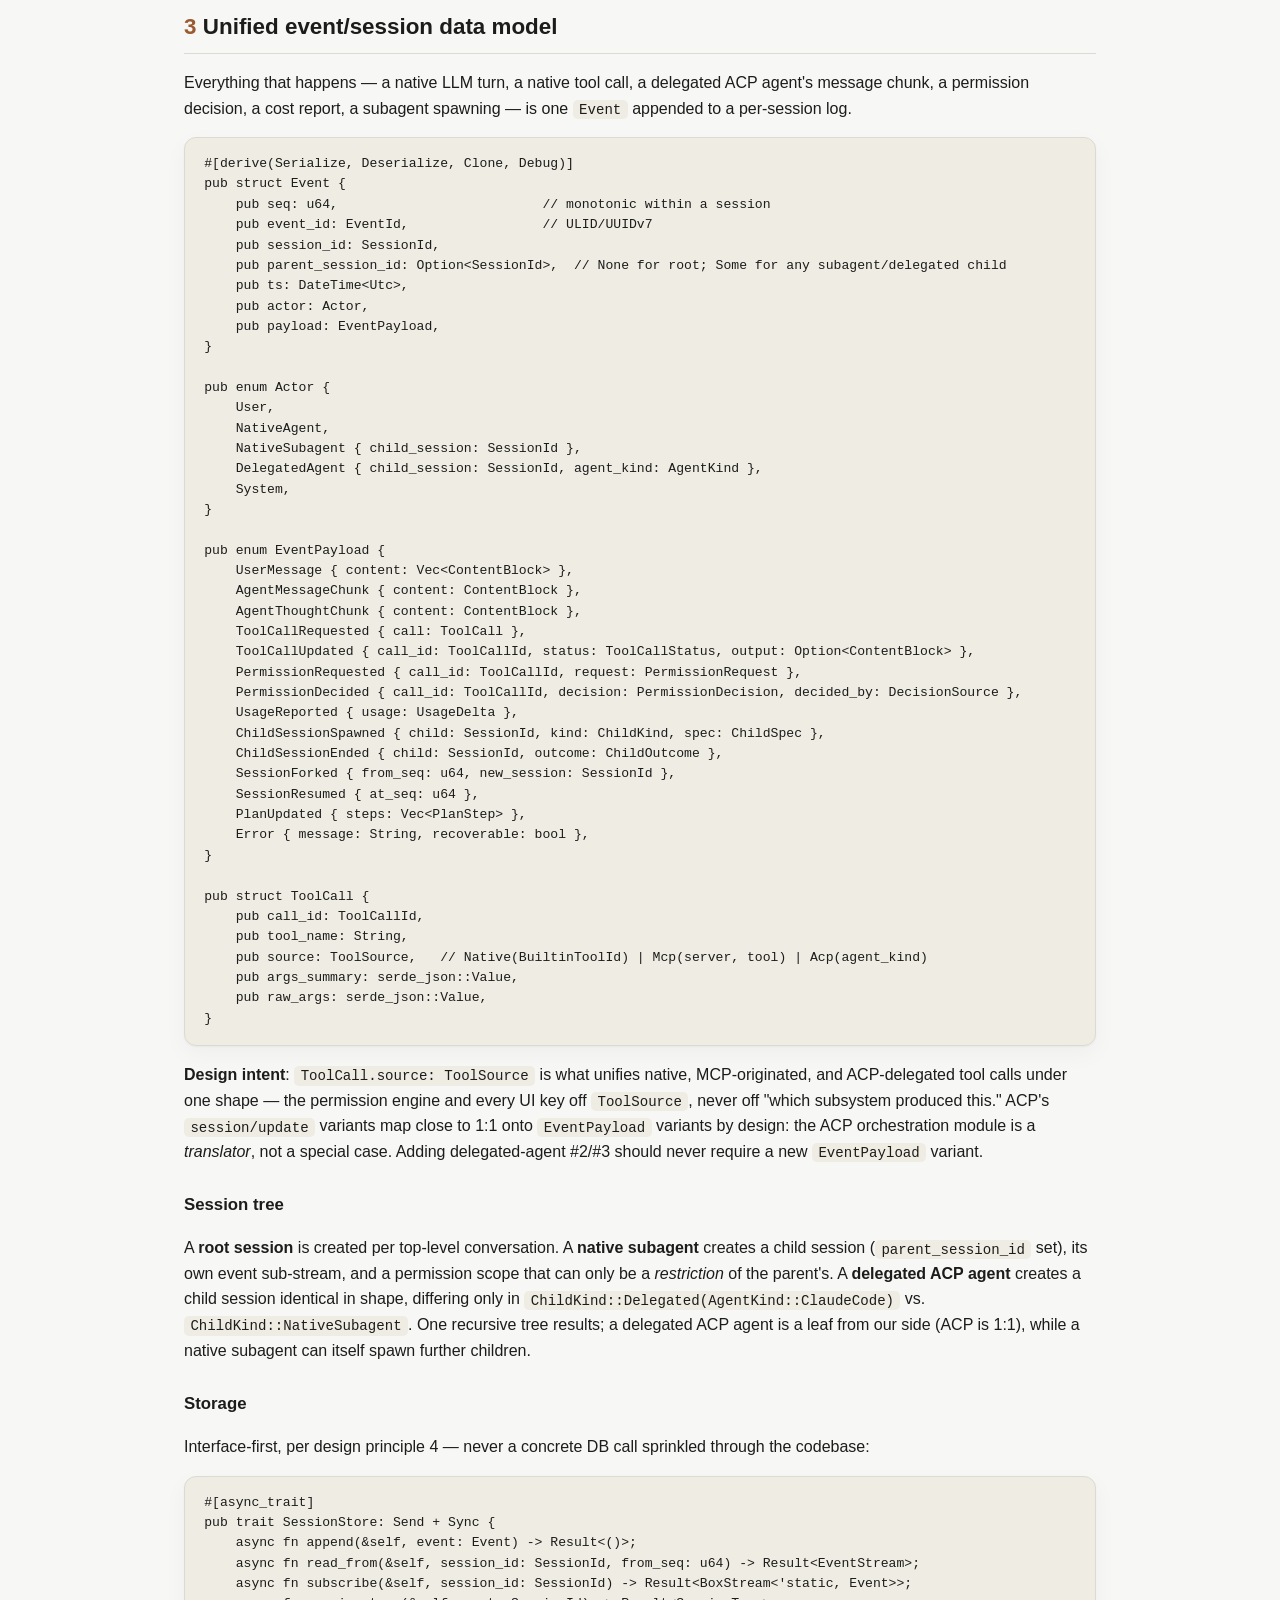
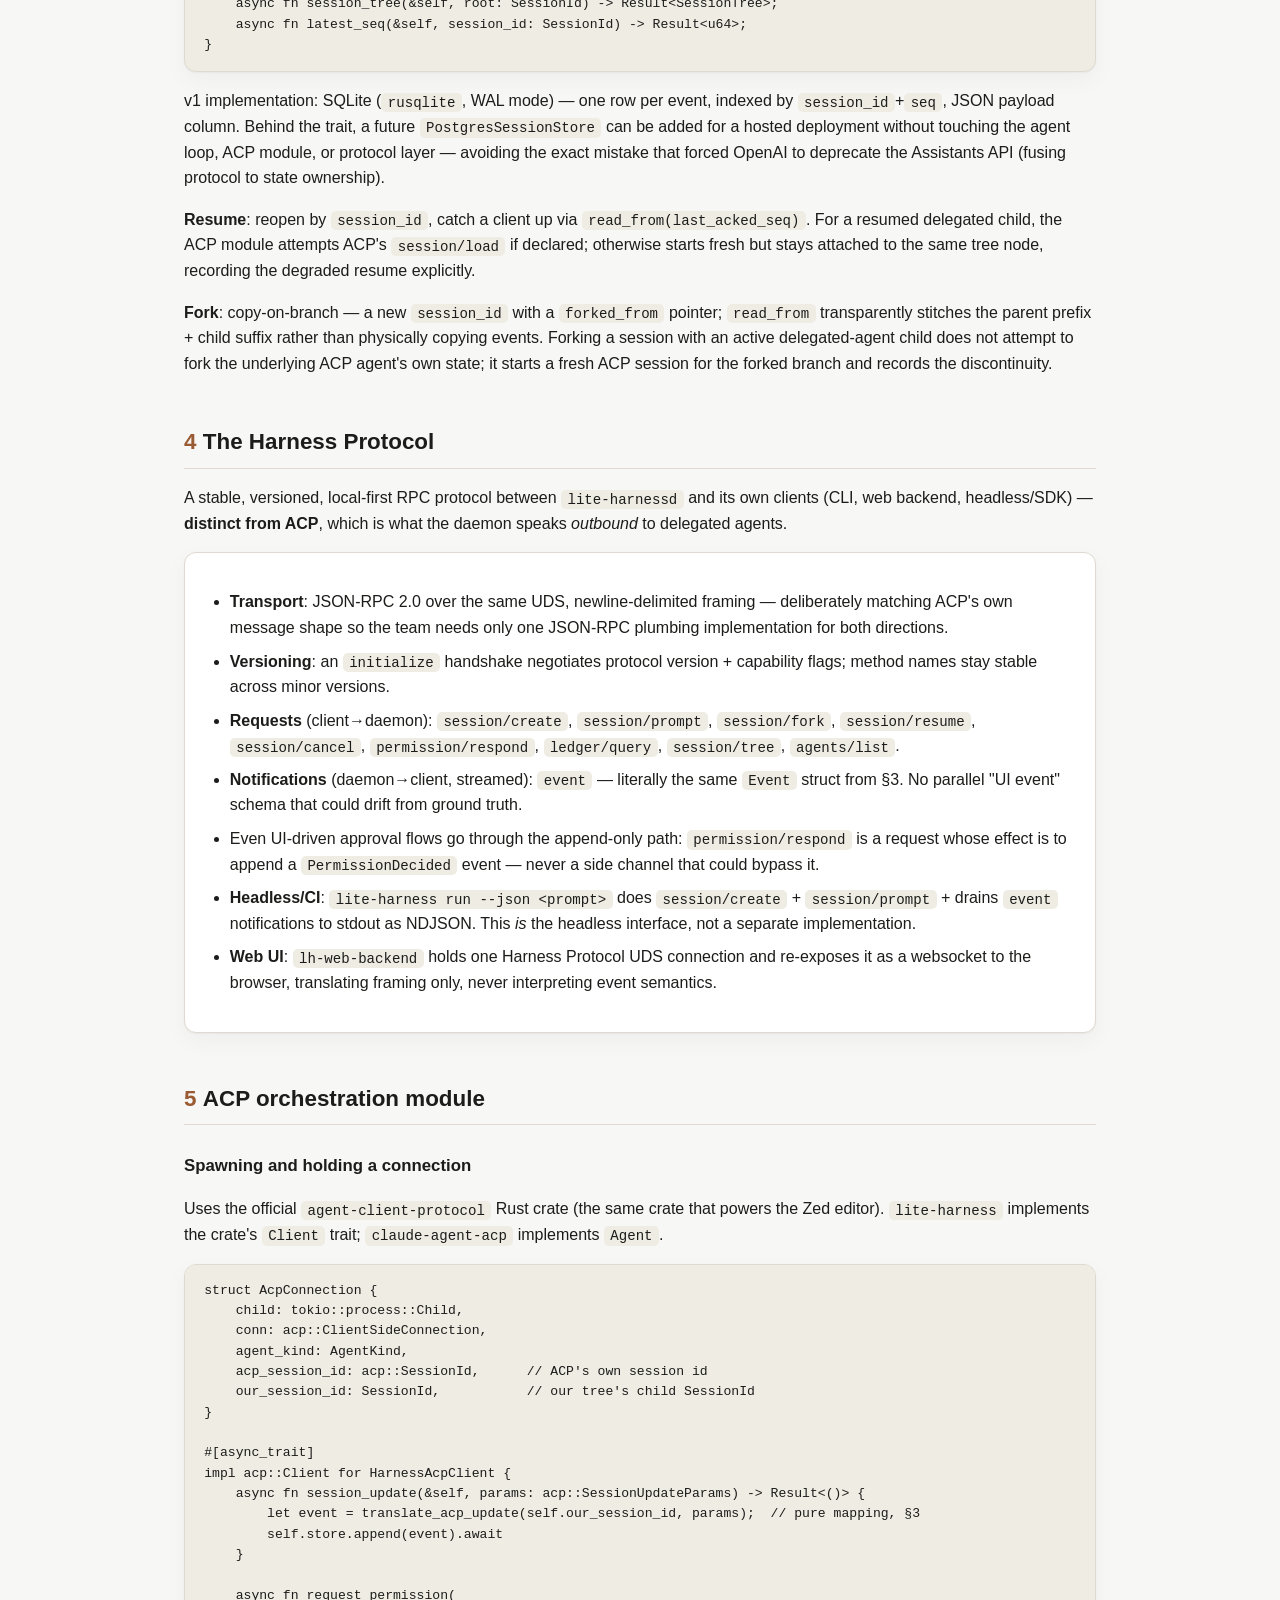
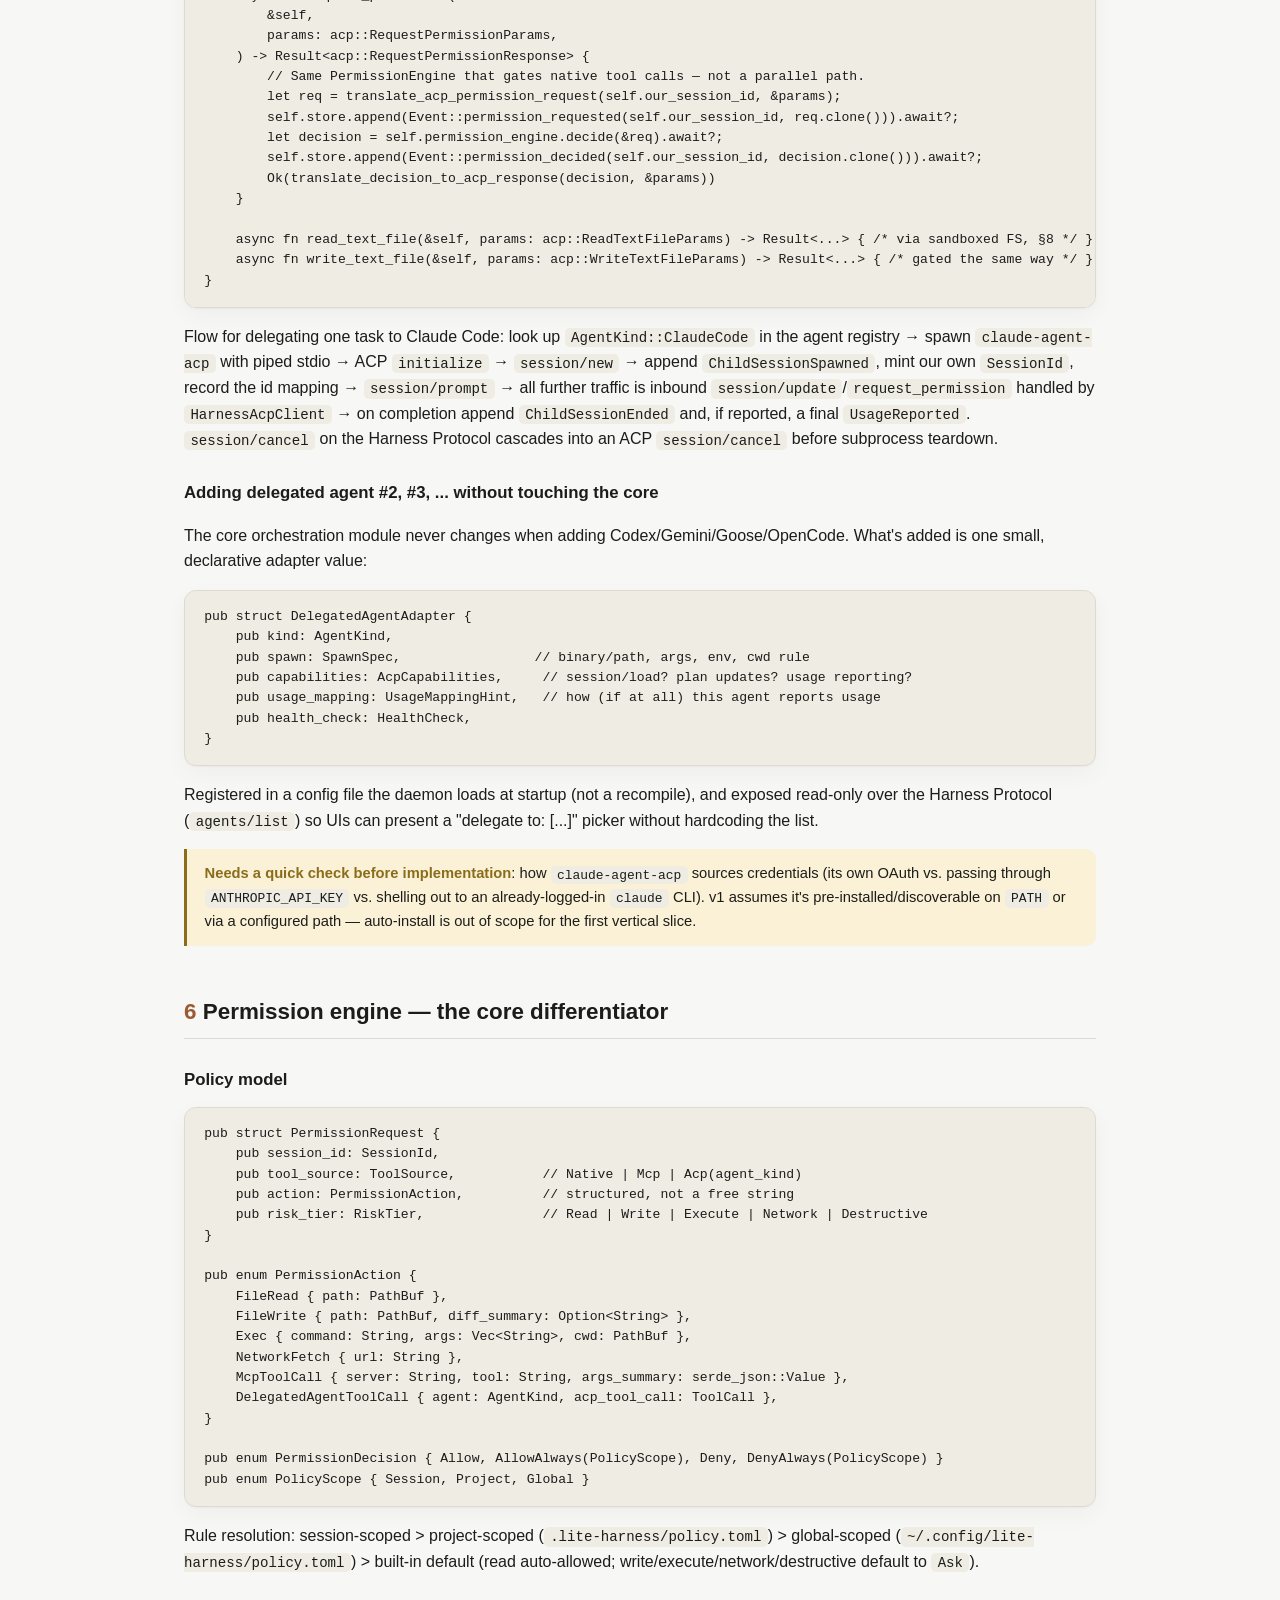
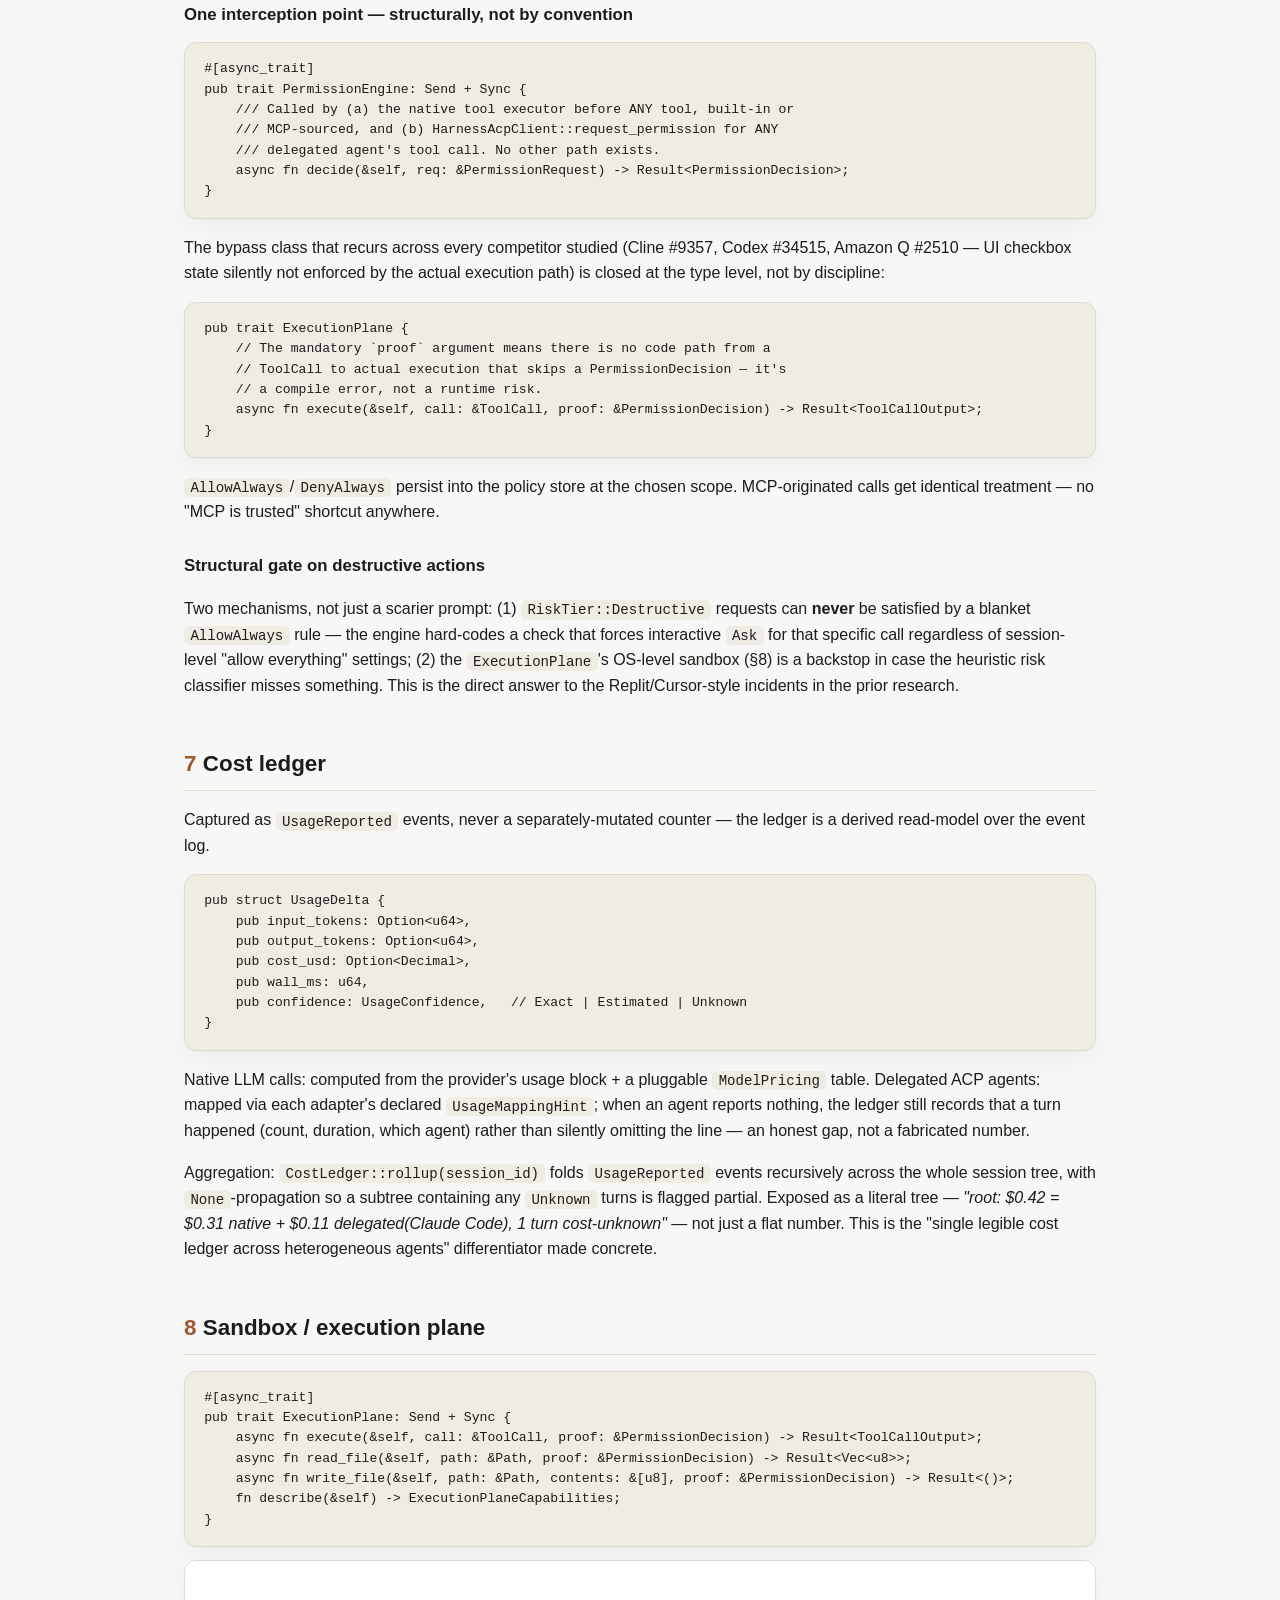
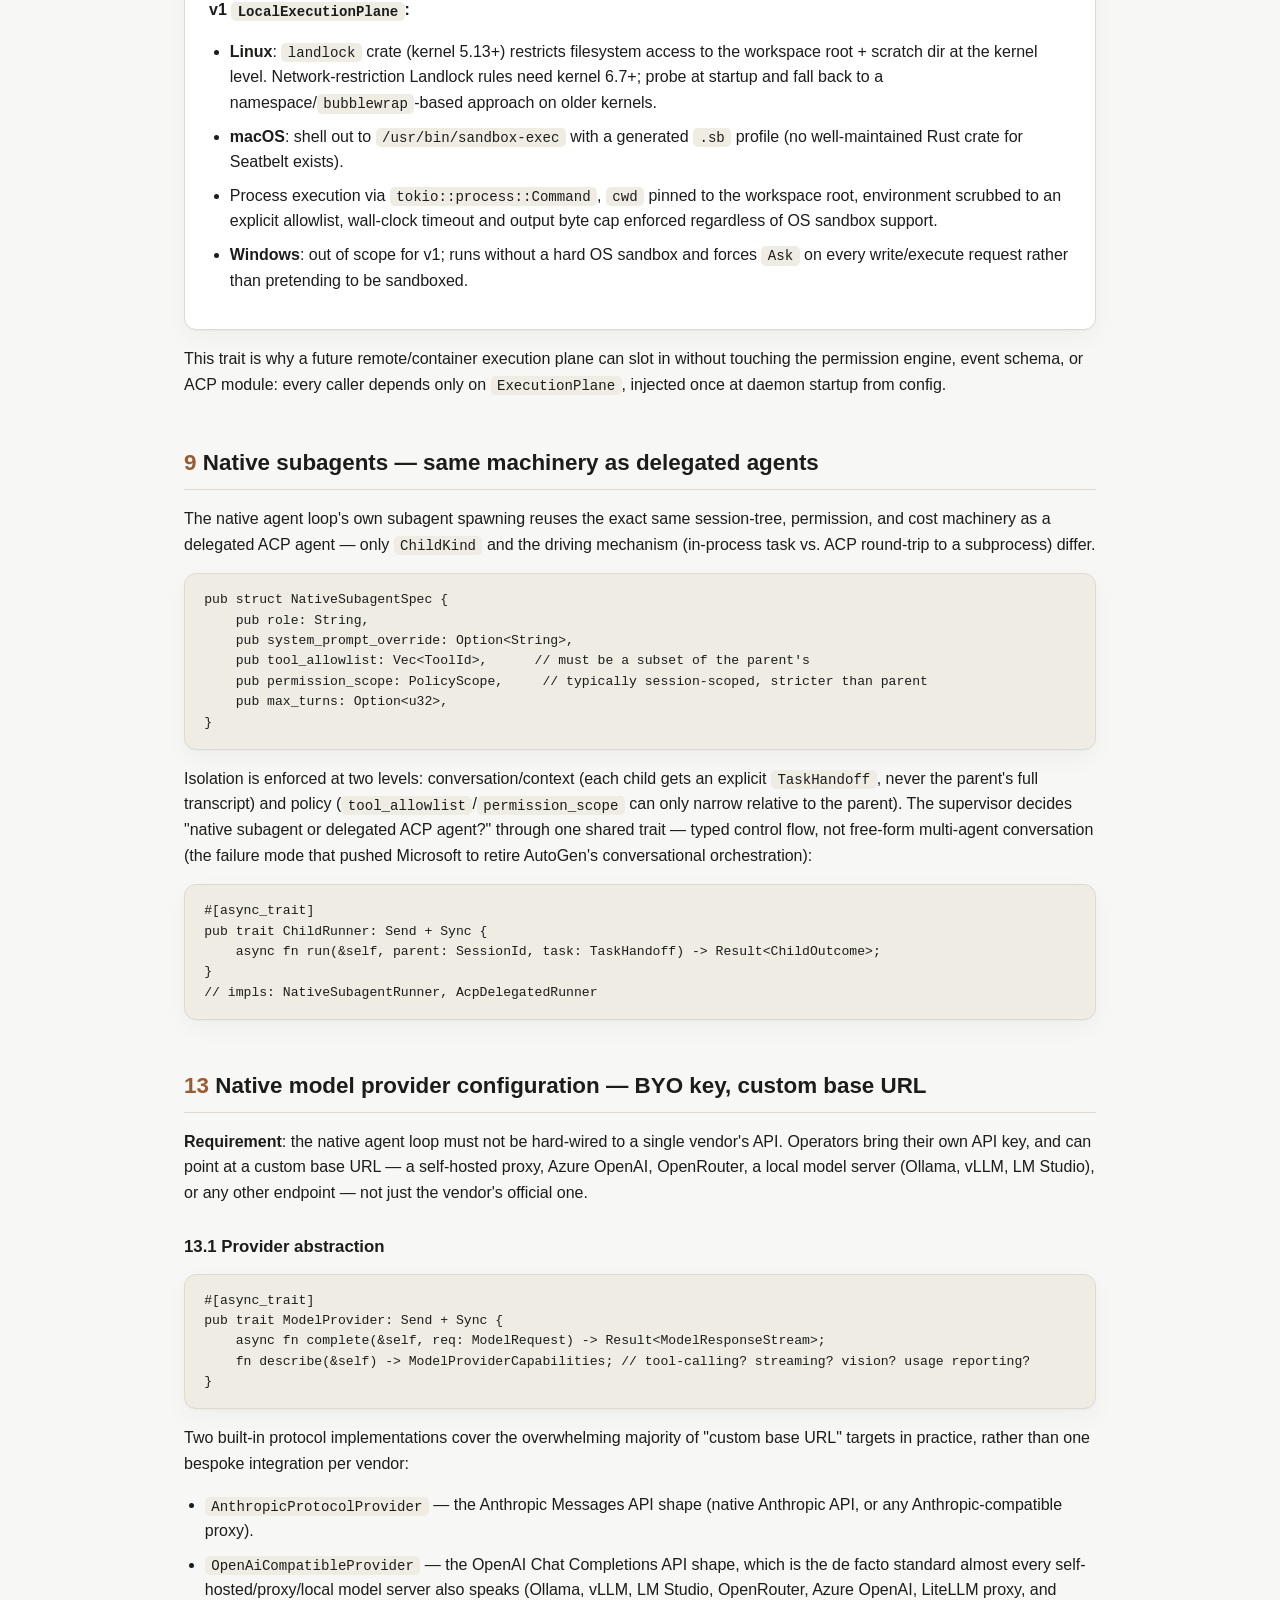
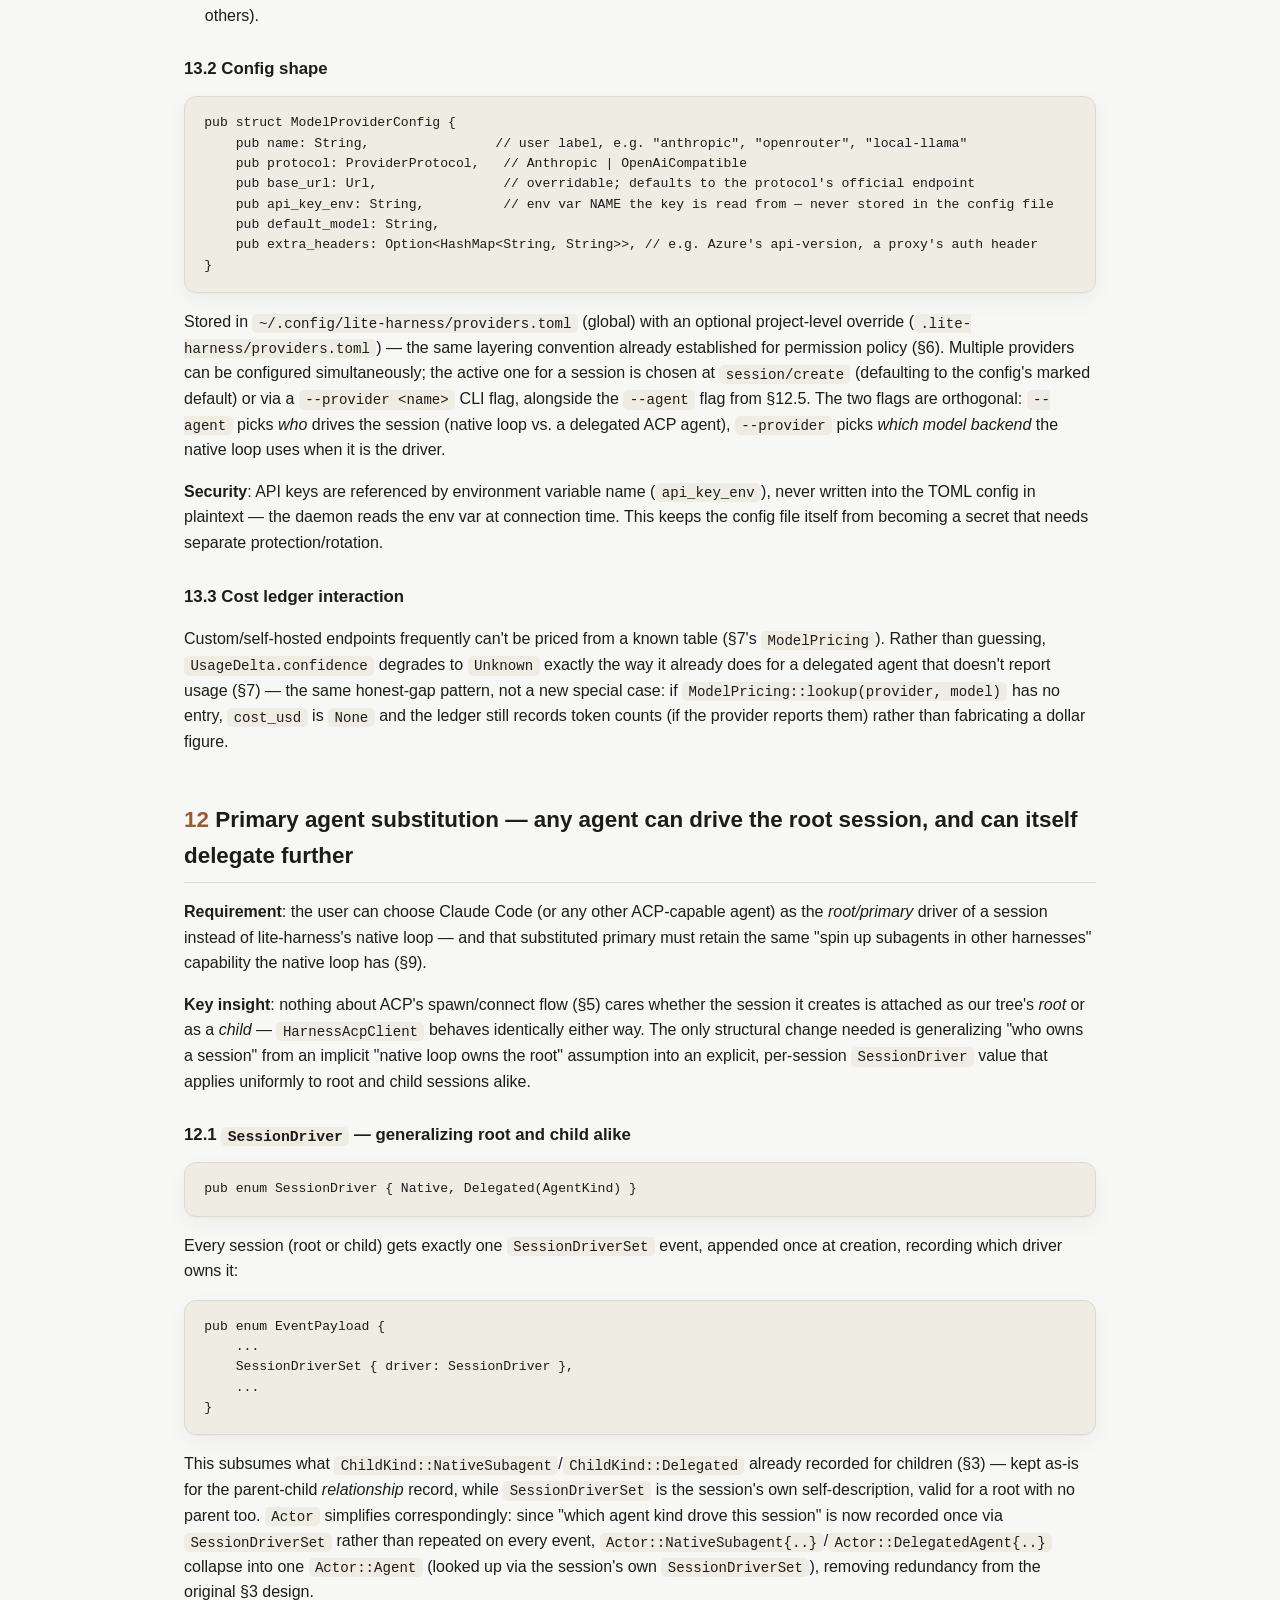
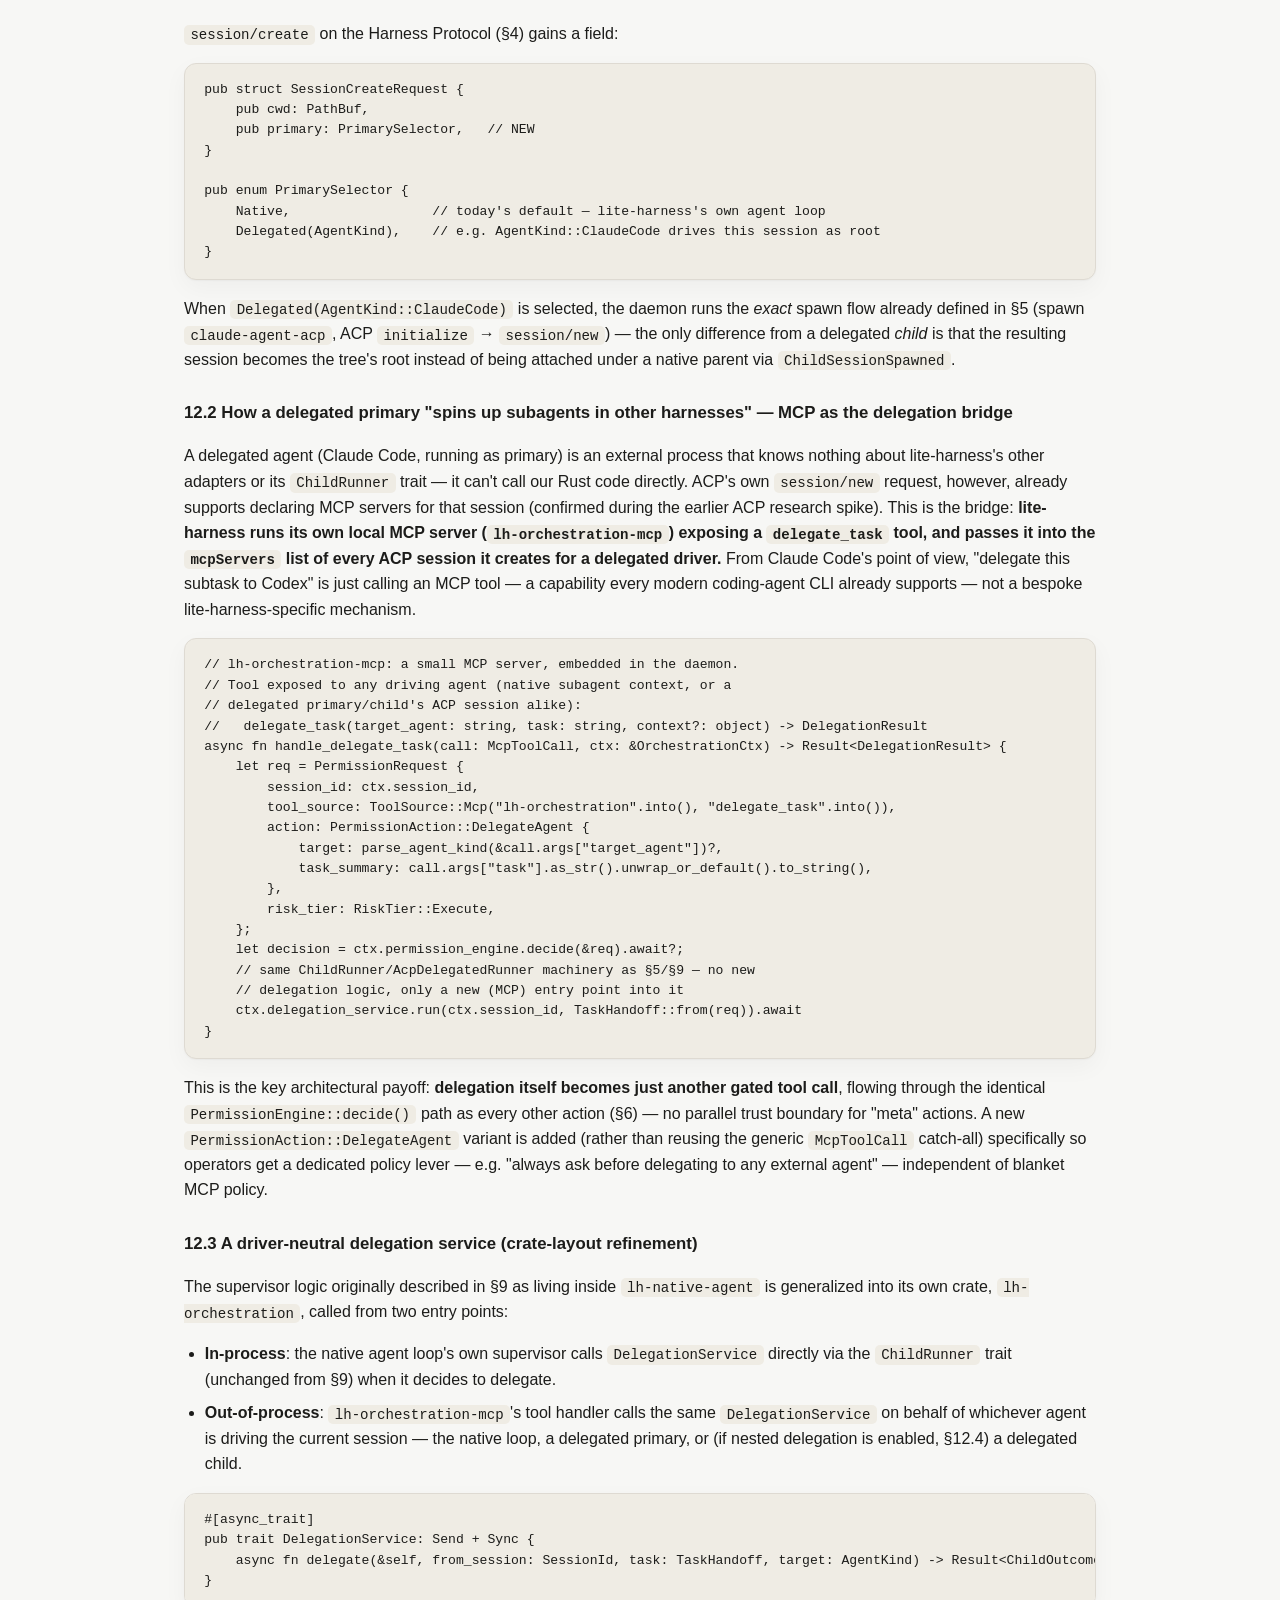
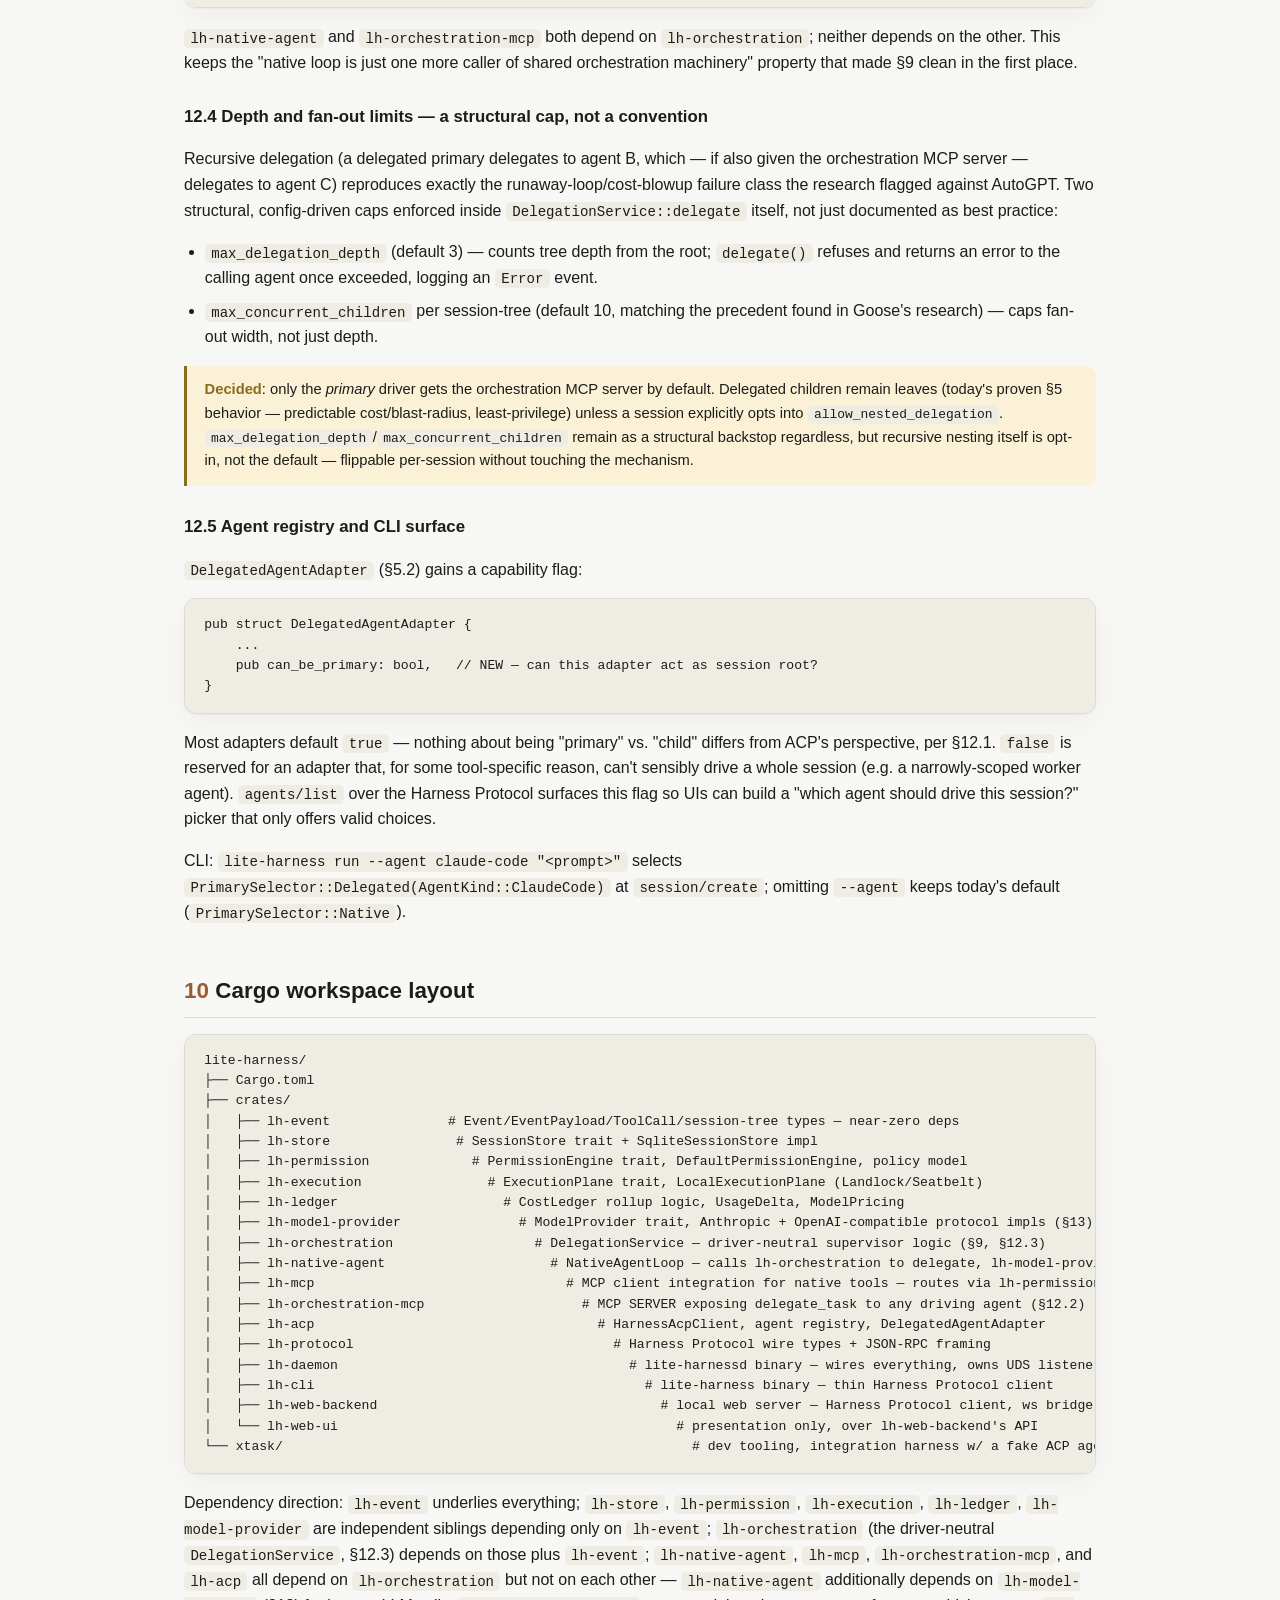
<file: docs/architecture/index.html>
<!doctype html>
<html lang="en">
<head>
<meta charset="utf-8">
<meta name="viewport" content="width=device-width, initial-scale=1">
<title>lite-harness — Architecture</title>
<meta name="description" content="Detailed system architecture for lite-harness: a native coding agent that is also a meta-harness, delegating to other agents via ACP behind one unified permission model and cost ledger.">
<style>
  :root {
    --bg: #f7f7f5;
    --bg-elevated: #ffffff;
    --text: #1c1c1a;
    --text-dim: #55554f;
    --border: #dedad2;
    --accent: #9a5b32;
    --accent-bg: #f3e6da;
    --code-bg: #efece4;
    --tag-open: #8a6d1a;
    --tag-open-bg: #faf1d6;
    --tag-active: #2f6b46;
    --tag-active-bg: #e3f1e7;
    --tag-gone: #a13f3f;
    --tag-gone-bg: #f8e6e6;
    --shadow: 0 1px 2px rgba(0,0,0,0.04), 0 8px 24px rgba(0,0,0,0.04);
  }
  @media (prefers-color-scheme: dark) {
    :root:not([data-theme="light"]) {
      --bg: #171613;
      --bg-elevated: #201f1b;
      --text: #ece8df;
      --text-dim: #b3ada0;
      --border: #37342c;
      --accent: #e0a172;
      --accent-bg: #332419;
      --code-bg: #262420;
      --tag-open: #e0c25f;
      --tag-open-bg: #332c14;
      --tag-active: #7cc79a;
      --tag-active-bg: #16301f;
      --tag-gone: #e08a8a;
      --tag-gone-bg: #33191a;
      --shadow: 0 1px 2px rgba(0,0,0,0.3), 0 8px 24px rgba(0,0,0,0.35);
    }
  }
  :root[data-theme="dark"] {
    --bg: #171613;
    --bg-elevated: #201f1b;
    --text: #ece8df;
    --text-dim: #b3ada0;
    --border: #37342c;
    --accent: #e0a172;
    --accent-bg: #332419;
    --code-bg: #262420;
    --tag-open: #e0c25f;
    --tag-open-bg: #332c14;
    --tag-active: #7cc79a;
    --tag-active-bg: #16301f;
    --tag-gone: #e08a8a;
    --tag-gone-bg: #33191a;
    --shadow: 0 1px 2px rgba(0,0,0,0.3), 0 8px 24px rgba(0,0,0,0.35);
  }

  * { box-sizing: border-box; }
  body {
    margin: 0;
    background: var(--bg);
    color: var(--text);
    font-family: -apple-system, BlinkMacSystemFont, "Segoe UI", Helvetica, Arial, sans-serif;
    line-height: 1.6;
  }
  .wrap { max-width: 960px; margin: 0 auto; padding: 3rem 1.5rem 6rem; }

  header.hero { margin-bottom: 2.5rem; }
  .eyebrow {
    display: inline-block;
    font-size: 0.75rem;
    letter-spacing: 0.08em;
    text-transform: uppercase;
    color: var(--accent);
    background: var(--accent-bg);
    padding: 0.25rem 0.6rem;
    border-radius: 999px;
    font-weight: 600;
    margin-bottom: 1rem;
  }
  .back-link {
    display: inline-block;
    margin-bottom: 1rem;
    font-size: 0.9rem;
    color: var(--text-dim);
    text-decoration: none;
  }
  .back-link:hover { color: var(--accent); }
  h1 {
    font-size: clamp(1.8rem, 4vw, 2.6rem);
    margin: 0 0 0.75rem;
    letter-spacing: -0.01em;
  }
  .subtitle { color: var(--text-dim); font-size: 1.1rem; max-width: 65ch; }

  h2 {
    font-size: 1.4rem;
    margin: 3rem 0 1rem;
    padding-bottom: 0.5rem;
    border-bottom: 1px solid var(--border);
  }
  h2 .num { color: var(--accent); margin-right: 0.4rem; }
  h3 { font-size: 1.05rem; margin: 1.75rem 0 0.5rem; }
  p { color: var(--text); }
  p.dim, li.dim { color: var(--text-dim); }

  .card {
    background: var(--bg-elevated);
    border: 1px solid var(--border);
    border-radius: 12px;
    padding: 1.25rem 1.5rem;
    box-shadow: var(--shadow);
    margin-bottom: 1rem;
  }

  .status-banner {
    display: flex;
    gap: 0.75rem;
    align-items: flex-start;
    background: var(--tag-active-bg);
    border: 1px solid var(--border);
    border-radius: 12px;
    padding: 1rem 1.25rem;
    margin-bottom: 2rem;
  }
  .status-banner .dot {
    flex-shrink: 0;
    width: 0.6rem; height: 0.6rem;
    border-radius: 50%;
    background: var(--tag-active);
    margin-top: 0.5rem;
  }
  .status-banner strong { color: var(--tag-active); }

  ul, ol { padding-left: 1.3rem; }
  li { margin-bottom: 0.5rem; }

  code {
    background: var(--code-bg);
    padding: 0.1rem 0.4rem;
    border-radius: 5px;
    font-size: 0.88em;
    font-family: ui-monospace, SFMono-Regular, Menlo, Consolas, monospace;
  }

  pre {
    background: var(--code-bg);
    border: 1px solid var(--border);
    border-radius: 12px;
    padding: 1rem 1.2rem;
    overflow-x: auto;
    font-size: 0.82rem;
    line-height: 1.55;
    font-family: ui-monospace, SFMono-Regular, Menlo, Consolas, monospace;
    box-shadow: var(--shadow);
  }
  pre code { background: none; padding: 0; font-size: 1em; }
  pre.diagram { font-size: 0.72rem; line-height: 1.35; }

  .decisions-grid {
    display: grid;
    grid-template-columns: repeat(auto-fit, minmax(210px, 1fr));
    gap: 0.9rem;
    margin: 1rem 0 2rem;
  }
  .decision-card {
    background: var(--bg-elevated);
    border: 1px solid var(--border);
    border-radius: 12px;
    padding: 1rem 1.2rem;
    box-shadow: var(--shadow);
  }
  .decision-card .label {
    font-size: 0.72rem;
    text-transform: uppercase;
    letter-spacing: 0.06em;
    color: var(--accent);
    font-weight: 600;
    margin-bottom: 0.4rem;
  }
  .decision-card .value { font-weight: 600; margin-bottom: 0.25rem; }
  .decision-card .detail { font-size: 0.85rem; color: var(--text-dim); }

  .toc {
    display: grid;
    grid-template-columns: repeat(auto-fit, minmax(240px, 1fr));
    gap: 0.6rem;
    margin: 1.5rem 0;
  }
  .toc a {
    display: block;
    text-decoration: none;
    color: inherit;
    background: var(--bg-elevated);
    border: 1px solid var(--border);
    border-radius: 10px;
    padding: 0.7rem 1rem;
    font-size: 0.9rem;
    transition: border-color 0.12s ease;
  }
  .toc a:hover { border-color: var(--accent); }
  .toc .n { color: var(--accent); font-weight: 700; margin-right: 0.4rem; }

  .judgment {
    border-left: 3px solid var(--tag-open);
    background: var(--tag-open-bg);
    border-radius: 0 10px 10px 0;
    padding: 0.8rem 1.1rem;
    margin: 1rem 0;
    font-size: 0.92rem;
  }
  .judgment strong { color: var(--tag-open); }

  .phase-list { list-style: none; padding: 0; counter-reset: ph; }
  .phase-list li {
    counter-increment: ph;
    background: var(--bg-elevated);
    border: 1px solid var(--border);
    border-radius: 10px;
    padding: 0.9rem 1.1rem 0.9rem 3.2rem;
    margin-bottom: 0.7rem;
    position: relative;
  }
  .phase-list li::before {
    content: counter(ph);
    position: absolute;
    left: 1rem; top: 0.85rem;
    font-weight: 700;
    color: var(--accent);
    font-size: 0.9rem;
    background: var(--accent-bg);
    width: 1.6rem; height: 1.6rem;
    border-radius: 50%;
    display: flex; align-items: center; justify-content: center;
  }

  a { color: var(--accent); }

  footer {
    margin-top: 4rem;
    padding-top: 1.5rem;
    border-top: 1px solid var(--border);
    color: var(--text-dim);
    font-size: 0.85rem;
  }
</style>
</head>
<body>
<div class="wrap">

  <a class="back-link" href="../index.html">&larr; back to research overview</a>

  <header class="hero">
    <span class="eyebrow">lite-harness · architecture</span>
    <h1>Detailed system architecture</h1>
    <p class="subtitle">A native coding agent that is also a meta-harness — it can delegate subtasks to other agents (Claude Code, and later Codex/Gemini CLI/Goose/OpenCode) via the Agent Client Protocol, with one unified permission model and one legible cost ledger across all of it.</p>
  </header>

  <div class="status-banner">
    <div class="dot"></div>
    <div>
      <strong>Status: architecture defined, no code written yet.</strong> Four foundational decisions are locked in below. This document is the detailed design that follows from them and from the design principles established during the research phase.
    </div>
  </div>

  <section>
    <h2>Context</h2>
    <p>The <a href="../index.html">prior research</a> surveyed 20+ existing AI coding-agent harnesses and concluded the real differentiator for <code>lite-harness</code> isn't the mechanics of spawning other agents as subprocesses — several scrappy 2026 open-source projects already do that. The differentiator is <strong>a genuinely unified permission model and a single legible cost ledger across heterogeneous underlying agents</strong>. The Agent Client Protocol (ACP) — <a href="../research/raw/acp-and-meta-harness.md">verified hands-on</a> by cloning and running real ACP code, not just reading docs — is a good <em>transport</em> for reaching those agents but gives zero orchestration primitives of its own.</p>
    <p>One crucial scope simplification drives this design: <strong>no new ACP adapters need to be built</strong> — <code>lite-harness</code> only needs to be a correct ACP <em>client</em> against agents that already speak ACP, natively or via existing, mature third-party adapters like <code>claude-agent-acp</code> and <code>codex-acp</code>.</p>

    <div class="decisions-grid">
      <div class="decision-card">
        <div class="label">Core identity</div>
        <div class="value">Orchestrator + own native agent</div>
        <div class="detail">Own LLM loop, own tools, own sandboxing — <em>and</em> can delegate to other agents via ACP. Not a pure orchestrator.</div>
      </div>
      <div class="decision-card">
        <div class="label">Language / runtime</div>
        <div class="value">Rust</div>
        <div class="detail">Same language as the official ACP SDK and as Zed itself; strong fit for a process-supervisor daemon.</div>
      </div>
      <div class="decision-card">
        <div class="label">Deployment model (v1)</div>
        <div class="value">Local-first</div>
        <div class="detail">Runs entirely on the user's machine. Remote/cloud execution plane is a future pluggable concern.</div>
      </div>
      <div class="decision-card">
        <div class="label">v1 delegated-agent set</div>
        <div class="value">One agent: Claude Code</div>
        <div class="detail">Via <code>claude-agent-acp</code>. Prove the architecture end-to-end before generalizing to Codex, Gemini CLI, Goose, OpenCode.</div>
      </div>
    </div>

    <p class="dim">This design reflects ten principles from the research phase: event-log-as-substrate, a UI-agnostic core, decoupled reasoning/execution planes, pluggable session storage, permission enforcement inside the core (not the UI), structural gates on destructive actions, typed multi-agent control flow, built-in cost/observability, ACI-style tool design, and MCP governed through the same boundary as everything else.</p>
    <p class="dim"><strong>Addendum</strong>: §12 adds one more capability — letting a third-party agent (e.g. Claude Code) act as the <em>primary/root</em> driver of a session instead of lite-harness's own native agent loop, while retaining full "spin up subagents in any other harness" delegation power even when the primary is itself delegated. It's a generalization of the session model and ACP module already defined in §3, §5, and §9, not a redesign of them.</p>
    <p class="dim"><strong>Addendum</strong>: §13 resolves the open question of which model providers the native agent loop supports — bring-your-own-key, provider-agnostic, with a configurable custom base URL, not hard-wired to a single vendor.</p>
  </section>

  <nav class="toc">
    <a href="#diagram"><span class="n">1</span>Component diagram</a>
    <a href="#process"><span class="n">2</span>Process model</a>
    <a href="#data-model"><span class="n">3</span>Event/session data model</a>
    <a href="#protocol"><span class="n">4</span>The Harness Protocol</a>
    <a href="#acp"><span class="n">5</span>ACP orchestration module</a>
    <a href="#permission"><span class="n">6</span>Permission engine</a>
    <a href="#ledger"><span class="n">7</span>Cost ledger</a>
    <a href="#sandbox"><span class="n">8</span>Sandbox / execution plane</a>
    <a href="#subagents"><span class="n">9</span>Native subagents</a>
    <a href="#model-providers"><span class="n">13</span>Native model providers</a>
    <a href="#primary"><span class="n">12</span>Primary agent substitution</a>
    <a href="#workspace"><span class="n">10</span>Cargo workspace layout</a>
    <a href="#phasing"><span class="n">11</span>Build order / phasing</a>
  </nav>

  <section id="diagram">
    <h2><span class="num">1</span>High-level component diagram</h2>
    <pre class="diagram"><code>                              ┌───────────────────────────────────────────────────┐
                              │                lite-harness-core (daemon)          │
                              │                                                     │
                              │   ┌─────────────┐     ┌────────────────────────┐   │
  ┌──────────────┐  Harness   │   │  Native      │     │  ACP Orchestration     │   │
  │   CLI (tty)  │◄──Protocol─┼──►│  Agent Loop  │     │  Module                │   │
  └──────────────┘  (local    │   │  (LLM +      │     │  (spawns/owns N        │   │
                     UDS/     │   │  tool exec)  │     │  claude-agent-acp /    │   │
  ┌──────────────┐  named     │   └──────┬───────┘     │  codex-acp / … procs)  │   │
  │  Web UI       │  pipe)    │          │             └──────────┬─────────────┘   │
  │ (browser) ───►│───────────┼──►┌──────▼─────────────────────────▼─────────────┐  │
  └──────────────┘  (via      │   │         Permission Engine (ONE gate)         │  │
                     local     │   │  intercepts: native tool_call requests  AND │  │
  ┌──────────────┐  web        │   │  ACP session/request_permission calls       │  │
  │ Headless /    │  backend   │   └──────┬───────────────────────────────────┬──┘  │
  │ SDK / CI      │  process)  │          │                                   │     │
  └──────────────┘◄───────────┼──►┌───────▼────────┐                 ┌────────▼───┐ │
                              │   │  Sandbox /      │                 │  Cost       │ │
                              │   │  ExecutionPlane │                 │  Ledger     │ │
                              │   │  (Landlock/     │                 │  (usage     │ │
                              │   │  Seatbelt/local │                 │  events →   │ │
                              │   │  proc exec)     │                 │  rollups)   │ │
                              │   └────────┬────────┘                 └──────┬─────┘ │
                              │            │                                 │       │
                              │   ┌────────▼─────────────────────────────────▼────┐  │
                              │   │        Event Log / Session Store               │  │
                              │   │  append-only log per session, SQLite behind    │  │
                              │   │  a `SessionStore` trait                        │  │
                              │   └─────────────────────────────────────────────────┘ │
                              └───────────────────────────────────────────────────────┘
                                              │                        │
                                     spawns, stdio JSON-RPC   spawns, stdio JSON-RPC
                                              │                        │
                                   ┌──────────▼─────────┐   ┌──────────▼─────────┐
                                   │ claude-agent-acp    │   │ codex-acp (later)  │
                                   │ (wraps Claude Code) │   │ (wraps Codex CLI)  │
                                   └─────────────────────┘   └────────────────────┘</code></pre>
    <p><strong>Key invariant</strong>: CLI, Web UI, and headless clients never talk to the native agent loop, ACP module, permission engine, sandbox, or cost ledger directly — only to the daemon over the Harness Protocol (§4). The web UI's backend is itself just another Harness Protocol client with zero agent-loop logic, so it can be killed/restarted without affecting in-flight sessions.</p>
  </section>

  <section id="process">
    <h2><span class="num">2</span>Process model: a local daemon, not an embedded library</h2>
    <p><strong>Decision: a long-running local daemon (<code>lite-harnessd</code>)</strong>, with the CLI and the web backend as thin IPC clients that spawn-or-attach to it.</p>
    <p>Why not an embedded library linked into each UI: closing the CLI terminal would then kill in-flight native tool execution, kill ACP subprocess connections (their stdio pipes die with the parent), and drop pending permission prompts — exactly the "UI is load-bearing" failure this project exists to avoid. A daemon also lets ACP connections (expensive to re-establish: subprocess spawn + <code>initialize</code> + <code>session/new</code> handshake) stay warm across multiple CLI invocations and a web UI reconnect, and gives one single writer for the event log instead of needing cross-process lock/merge semantics.</p>
    <div class="card">
      <ul>
        <li>Single Tokio async process. First CLI/web invocation auto-spawns the daemon if none is running for the current workspace (same self-bootstrap pattern as <code>rust-analyzer</code>/<code>sccache</code>).</li>
        <li>Transport: <strong>Unix domain socket</strong> at <code>$XDG_RUNTIME_DIR/lite-harness/&lt;workspace-hash&gt;.sock</code>. One daemon <strong>per workspace root</strong> (detected via <code>.git</code> or <code>--workspace</code>), not global — keeps sandbox policy and permission scoping project-local, matching the layered policy model in §6.</li>
        <li>The daemon has <strong>no direct terminal/UI I/O</strong> — only structured diagnostic logs to a file. Physically enforces "core has no UI dependency" rather than relying on convention.</li>
        <li>Idle daemons self-terminate after a configurable timeout (default 30 min) with zero active sessions/clients, but stay warm across a rapid sequence of CLI calls.</li>
        <li>Crash recovery: the event log is durable (fsynced), so a daemon restart reconstructs session state by replay; only in-flight ACP connections and native tool executions are lost and get marked <code>interrupted</code> on next open.</li>
      </ul>
    </div>
  </section>

  <section id="data-model">
    <h2><span class="num">3</span>Unified event/session data model</h2>
    <p>Everything that happens — a native LLM turn, a native tool call, a delegated ACP agent's message chunk, a permission decision, a cost report, a subagent spawning — is one <code>Event</code> appended to a per-session log.</p>
    <pre><code>#[derive(Serialize, Deserialize, Clone, Debug)]
pub struct Event {
    pub seq: u64,                          // monotonic within a session
    pub event_id: EventId,                 // ULID/UUIDv7
    pub session_id: SessionId,
    pub parent_session_id: Option&lt;SessionId&gt;,  // None for root; Some for any subagent/delegated child
    pub ts: DateTime&lt;Utc&gt;,
    pub actor: Actor,
    pub payload: EventPayload,
}

pub enum Actor {
    User,
    NativeAgent,
    NativeSubagent { child_session: SessionId },
    DelegatedAgent { child_session: SessionId, agent_kind: AgentKind },
    System,
}

pub enum EventPayload {
    UserMessage { content: Vec&lt;ContentBlock&gt; },
    AgentMessageChunk { content: ContentBlock },
    AgentThoughtChunk { content: ContentBlock },
    ToolCallRequested { call: ToolCall },
    ToolCallUpdated { call_id: ToolCallId, status: ToolCallStatus, output: Option&lt;ContentBlock&gt; },
    PermissionRequested { call_id: ToolCallId, request: PermissionRequest },
    PermissionDecided { call_id: ToolCallId, decision: PermissionDecision, decided_by: DecisionSource },
    UsageReported { usage: UsageDelta },
    ChildSessionSpawned { child: SessionId, kind: ChildKind, spec: ChildSpec },
    ChildSessionEnded { child: SessionId, outcome: ChildOutcome },
    SessionForked { from_seq: u64, new_session: SessionId },
    SessionResumed { at_seq: u64 },
    PlanUpdated { steps: Vec&lt;PlanStep&gt; },
    Error { message: String, recoverable: bool },
}

pub struct ToolCall {
    pub call_id: ToolCallId,
    pub tool_name: String,
    pub source: ToolSource,   // Native(BuiltinToolId) | Mcp(server, tool) | Acp(agent_kind)
    pub args_summary: serde_json::Value,
    pub raw_args: serde_json::Value,
}</code></pre>
    <p><strong>Design intent</strong>: <code>ToolCall.source: ToolSource</code> is what unifies native, MCP-originated, and ACP-delegated tool calls under one shape — the permission engine and every UI key off <code>ToolSource</code>, never off "which subsystem produced this." ACP's <code>session/update</code> variants map close to 1:1 onto <code>EventPayload</code> variants by design: the ACP orchestration module is a <em>translator</em>, not a special case. Adding delegated-agent #2/#3 should never require a new <code>EventPayload</code> variant.</p>

    <h3>Session tree</h3>
    <p>A <strong>root session</strong> is created per top-level conversation. A <strong>native subagent</strong> creates a child session (<code>parent_session_id</code> set), its own event sub-stream, and a permission scope that can only be a <em>restriction</em> of the parent's. A <strong>delegated ACP agent</strong> creates a child session identical in shape, differing only in <code>ChildKind::Delegated(AgentKind::ClaudeCode)</code> vs. <code>ChildKind::NativeSubagent</code>. One recursive tree results; a delegated ACP agent is a leaf from our side (ACP is 1:1), while a native subagent can itself spawn further children.</p>

    <h3>Storage</h3>
    <p>Interface-first, per design principle 4 — never a concrete DB call sprinkled through the codebase:</p>
    <pre><code>#[async_trait]
pub trait SessionStore: Send + Sync {
    async fn append(&amp;self, event: Event) -&gt; Result&lt;()&gt;;
    async fn read_from(&amp;self, session_id: SessionId, from_seq: u64) -&gt; Result&lt;EventStream&gt;;
    async fn subscribe(&amp;self, session_id: SessionId) -&gt; Result&lt;BoxStream&lt;'static, Event&gt;&gt;;
    async fn session_tree(&amp;self, root: SessionId) -&gt; Result&lt;SessionTree&gt;;
    async fn latest_seq(&amp;self, session_id: SessionId) -&gt; Result&lt;u64&gt;;
}</code></pre>
    <p>v1 implementation: SQLite (<code>rusqlite</code>, WAL mode) — one row per event, indexed by <code>session_id</code>+<code>seq</code>, JSON payload column. Behind the trait, a future <code>PostgresSessionStore</code> can be added for a hosted deployment without touching the agent loop, ACP module, or protocol layer — avoiding the exact mistake that forced OpenAI to deprecate the Assistants API (fusing protocol to state ownership).</p>
    <p><strong>Resume</strong>: reopen by <code>session_id</code>, catch a client up via <code>read_from(last_acked_seq)</code>. For a resumed delegated child, the ACP module attempts ACP's <code>session/load</code> if declared; otherwise starts fresh but stays attached to the same tree node, recording the degraded resume explicitly.</p>
    <p><strong>Fork</strong>: copy-on-branch — a new <code>session_id</code> with a <code>forked_from</code> pointer; <code>read_from</code> transparently stitches the parent prefix + child suffix rather than physically copying events. Forking a session with an active delegated-agent child does not attempt to fork the underlying ACP agent's own state; it starts a fresh ACP session for the forked branch and records the discontinuity.</p>
  </section>

  <section id="protocol">
    <h2><span class="num">4</span>The Harness Protocol</h2>
    <p>A stable, versioned, local-first RPC protocol between <code>lite-harnessd</code> and its own clients (CLI, web backend, headless/SDK) — <strong>distinct from ACP</strong>, which is what the daemon speaks <em>outbound</em> to delegated agents.</p>
    <div class="card">
      <ul>
        <li><strong>Transport</strong>: JSON-RPC 2.0 over the same UDS, newline-delimited framing — deliberately matching ACP's own message shape so the team needs only one JSON-RPC plumbing implementation for both directions.</li>
        <li><strong>Versioning</strong>: an <code>initialize</code> handshake negotiates protocol version + capability flags; method names stay stable across minor versions.</li>
        <li><strong>Requests</strong> (client→daemon): <code>session/create</code>, <code>session/prompt</code>, <code>session/fork</code>, <code>session/resume</code>, <code>session/cancel</code>, <code>permission/respond</code>, <code>ledger/query</code>, <code>session/tree</code>, <code>agents/list</code>.</li>
        <li><strong>Notifications</strong> (daemon→client, streamed): <code>event</code> — literally the same <code>Event</code> struct from §3. No parallel "UI event" schema that could drift from ground truth.</li>
        <li>Even UI-driven approval flows go through the append-only path: <code>permission/respond</code> is a request whose effect is to append a <code>PermissionDecided</code> event — never a side channel that could bypass it.</li>
        <li><strong>Headless/CI</strong>: <code>lite-harness run --json &lt;prompt&gt;</code> does <code>session/create</code> + <code>session/prompt</code> + drains <code>event</code> notifications to stdout as NDJSON. This <em>is</em> the headless interface, not a separate implementation.</li>
        <li><strong>Web UI</strong>: <code>lh-web-backend</code> holds one Harness Protocol UDS connection and re-exposes it as a websocket to the browser, translating framing only, never interpreting event semantics.</li>
      </ul>
    </div>
  </section>

  <section id="acp">
    <h2><span class="num">5</span>ACP orchestration module</h2>
    <h3>Spawning and holding a connection</h3>
    <p>Uses the official <code>agent-client-protocol</code> Rust crate (the same crate that powers the Zed editor). <code>lite-harness</code> implements the crate's <code>Client</code> trait; <code>claude-agent-acp</code> implements <code>Agent</code>.</p>
    <pre><code>struct AcpConnection {
    child: tokio::process::Child,
    conn: acp::ClientSideConnection,
    agent_kind: AgentKind,
    acp_session_id: acp::SessionId,      // ACP's own session id
    our_session_id: SessionId,           // our tree's child SessionId
}

#[async_trait]
impl acp::Client for HarnessAcpClient {
    async fn session_update(&amp;self, params: acp::SessionUpdateParams) -&gt; Result&lt;()&gt; {
        let event = translate_acp_update(self.our_session_id, params);  // pure mapping, §3
        self.store.append(event).await
    }

    async fn request_permission(
        &amp;self,
        params: acp::RequestPermissionParams,
    ) -&gt; Result&lt;acp::RequestPermissionResponse&gt; {
        // Same PermissionEngine that gates native tool calls — not a parallel path.
        let req = translate_acp_permission_request(self.our_session_id, &amp;params);
        self.store.append(Event::permission_requested(self.our_session_id, req.clone())).await?;
        let decision = self.permission_engine.decide(&amp;req).await?;
        self.store.append(Event::permission_decided(self.our_session_id, decision.clone())).await?;
        Ok(translate_decision_to_acp_response(decision, &amp;params))
    }

    async fn read_text_file(&amp;self, params: acp::ReadTextFileParams) -&gt; Result&lt;...&gt; { /* via sandboxed FS, §8 */ }
    async fn write_text_file(&amp;self, params: acp::WriteTextFileParams) -&gt; Result&lt;...&gt; { /* gated the same way */ }
}</code></pre>
    <p>Flow for delegating one task to Claude Code: look up <code>AgentKind::ClaudeCode</code> in the agent registry → spawn <code>claude-agent-acp</code> with piped stdio → ACP <code>initialize</code> → <code>session/new</code> → append <code>ChildSessionSpawned</code>, mint our own <code>SessionId</code>, record the id mapping → <code>session/prompt</code> → all further traffic is inbound <code>session/update</code>/<code>request_permission</code> handled by <code>HarnessAcpClient</code> → on completion append <code>ChildSessionEnded</code> and, if reported, a final <code>UsageReported</code>. <code>session/cancel</code> on the Harness Protocol cascades into an ACP <code>session/cancel</code> before subprocess teardown.</p>

    <h3>Adding delegated agent #2, #3, ... without touching the core</h3>
    <p>The core orchestration module never changes when adding Codex/Gemini/Goose/OpenCode. What's added is one small, declarative adapter value:</p>
    <pre><code>pub struct DelegatedAgentAdapter {
    pub kind: AgentKind,
    pub spawn: SpawnSpec,                 // binary/path, args, env, cwd rule
    pub capabilities: AcpCapabilities,     // session/load? plan updates? usage reporting?
    pub usage_mapping: UsageMappingHint,   // how (if at all) this agent reports usage
    pub health_check: HealthCheck,
}</code></pre>
    <p>Registered in a config file the daemon loads at startup (not a recompile), and exposed read-only over the Harness Protocol (<code>agents/list</code>) so UIs can present a "delegate to: [...]" picker without hardcoding the list.</p>
    <div class="judgment"><strong>Needs a quick check before implementation</strong>: how <code>claude-agent-acp</code> sources credentials (its own OAuth vs. passing through <code>ANTHROPIC_API_KEY</code> vs. shelling out to an already-logged-in <code>claude</code> CLI). v1 assumes it's pre-installed/discoverable on <code>PATH</code> or via a configured path — auto-install is out of scope for the first vertical slice.</div>
  </section>

  <section id="permission">
    <h2><span class="num">6</span>Permission engine — the core differentiator</h2>
    <h3>Policy model</h3>
    <pre><code>pub struct PermissionRequest {
    pub session_id: SessionId,
    pub tool_source: ToolSource,           // Native | Mcp | Acp(agent_kind)
    pub action: PermissionAction,          // structured, not a free string
    pub risk_tier: RiskTier,               // Read | Write | Execute | Network | Destructive
}

pub enum PermissionAction {
    FileRead { path: PathBuf },
    FileWrite { path: PathBuf, diff_summary: Option&lt;String&gt; },
    Exec { command: String, args: Vec&lt;String&gt;, cwd: PathBuf },
    NetworkFetch { url: String },
    McpToolCall { server: String, tool: String, args_summary: serde_json::Value },
    DelegatedAgentToolCall { agent: AgentKind, acp_tool_call: ToolCall },
}

pub enum PermissionDecision { Allow, AllowAlways(PolicyScope), Deny, DenyAlways(PolicyScope) }
pub enum PolicyScope { Session, Project, Global }</code></pre>
    <p>Rule resolution: session-scoped &gt; project-scoped (<code>.lite-harness/policy.toml</code>) &gt; global-scoped (<code>~/.config/lite-harness/policy.toml</code>) &gt; built-in default (read auto-allowed; write/execute/network/destructive default to <code>Ask</code>).</p>

    <h3>One interception point — structurally, not by convention</h3>
    <pre><code>#[async_trait]
pub trait PermissionEngine: Send + Sync {
    /// Called by (a) the native tool executor before ANY tool, built-in or
    /// MCP-sourced, and (b) HarnessAcpClient::request_permission for ANY
    /// delegated agent's tool call. No other path exists.
    async fn decide(&amp;self, req: &amp;PermissionRequest) -&gt; Result&lt;PermissionDecision&gt;;
}</code></pre>
    <p>The bypass class that recurs across every competitor studied (Cline #9357, Codex #34515, Amazon Q #2510 — UI checkbox state silently not enforced by the actual execution path) is closed at the type level, not by discipline:</p>
    <pre><code>pub trait ExecutionPlane {
    // The mandatory `proof` argument means there is no code path from a
    // ToolCall to actual execution that skips a PermissionDecision — it's
    // a compile error, not a runtime risk.
    async fn execute(&amp;self, call: &amp;ToolCall, proof: &amp;PermissionDecision) -&gt; Result&lt;ToolCallOutput&gt;;
}</code></pre>
    <p><code>AllowAlways</code>/<code>DenyAlways</code> persist into the policy store at the chosen scope. MCP-originated calls get identical treatment — no "MCP is trusted" shortcut anywhere.</p>

    <h3>Structural gate on destructive actions</h3>
    <p>Two mechanisms, not just a scarier prompt: (1) <code>RiskTier::Destructive</code> requests can <strong>never</strong> be satisfied by a blanket <code>AllowAlways</code> rule — the engine hard-codes a check that forces interactive <code>Ask</code> for that specific call regardless of session-level "allow everything" settings; (2) the <code>ExecutionPlane</code>'s OS-level sandbox (§8) is a backstop in case the heuristic risk classifier misses something. This is the direct answer to the Replit/Cursor-style incidents in the prior research.</p>
  </section>

  <section id="ledger">
    <h2><span class="num">7</span>Cost ledger</h2>
    <p>Captured as <code>UsageReported</code> events, never a separately-mutated counter — the ledger is a derived read-model over the event log.</p>
    <pre><code>pub struct UsageDelta {
    pub input_tokens: Option&lt;u64&gt;,
    pub output_tokens: Option&lt;u64&gt;,
    pub cost_usd: Option&lt;Decimal&gt;,
    pub wall_ms: u64,
    pub confidence: UsageConfidence,   // Exact | Estimated | Unknown
}</code></pre>
    <p>Native LLM calls: computed from the provider's usage block + a pluggable <code>ModelPricing</code> table. Delegated ACP agents: mapped via each adapter's declared <code>UsageMappingHint</code>; when an agent reports nothing, the ledger still records that a turn happened (count, duration, which agent) rather than silently omitting the line — an honest gap, not a fabricated number.</p>
    <p>Aggregation: <code>CostLedger::rollup(session_id)</code> folds <code>UsageReported</code> events recursively across the whole session tree, with <code>None</code>-propagation so a subtree containing any <code>Unknown</code> turns is flagged partial. Exposed as a literal tree — <em>"root: $0.42 = $0.31 native + $0.11 delegated(Claude Code), 1 turn cost-unknown"</em> — not just a flat number. This is the "single legible cost ledger across heterogeneous agents" differentiator made concrete.</p>
  </section>

  <section id="sandbox">
    <h2><span class="num">8</span>Sandbox / execution plane</h2>
    <pre><code>#[async_trait]
pub trait ExecutionPlane: Send + Sync {
    async fn execute(&amp;self, call: &amp;ToolCall, proof: &amp;PermissionDecision) -&gt; Result&lt;ToolCallOutput&gt;;
    async fn read_file(&amp;self, path: &amp;Path, proof: &amp;PermissionDecision) -&gt; Result&lt;Vec&lt;u8&gt;&gt;;
    async fn write_file(&amp;self, path: &amp;Path, contents: &amp;[u8], proof: &amp;PermissionDecision) -&gt; Result&lt;()&gt;;
    fn describe(&amp;self) -&gt; ExecutionPlaneCapabilities;
}</code></pre>
    <div class="card">
      <p><strong>v1 <code>LocalExecutionPlane</code>:</strong></p>
      <ul>
        <li><strong>Linux</strong>: <code>landlock</code> crate (kernel 5.13+) restricts filesystem access to the workspace root + scratch dir at the kernel level. Network-restriction Landlock rules need kernel 6.7+; probe at startup and fall back to a namespace/<code>bubblewrap</code>-based approach on older kernels.</li>
        <li><strong>macOS</strong>: shell out to <code>/usr/bin/sandbox-exec</code> with a generated <code>.sb</code> profile (no well-maintained Rust crate for Seatbelt exists).</li>
        <li>Process execution via <code>tokio::process::Command</code>, <code>cwd</code> pinned to the workspace root, environment scrubbed to an explicit allowlist, wall-clock timeout and output byte cap enforced regardless of OS sandbox support.</li>
        <li><strong>Windows</strong>: out of scope for v1; runs without a hard OS sandbox and forces <code>Ask</code> on every write/execute request rather than pretending to be sandboxed.</li>
      </ul>
    </div>
    <p>This trait is why a future remote/container execution plane can slot in without touching the permission engine, event schema, or ACP module: every caller depends only on <code>ExecutionPlane</code>, injected once at daemon startup from config.</p>
  </section>

  <section id="subagents">
    <h2><span class="num">9</span>Native subagents — same machinery as delegated agents</h2>
    <p>The native agent loop's own subagent spawning reuses the exact same session-tree, permission, and cost machinery as a delegated ACP agent — only <code>ChildKind</code> and the driving mechanism (in-process task vs. ACP round-trip to a subprocess) differ.</p>
    <pre><code>pub struct NativeSubagentSpec {
    pub role: String,
    pub system_prompt_override: Option&lt;String&gt;,
    pub tool_allowlist: Vec&lt;ToolId&gt;,      // must be a subset of the parent's
    pub permission_scope: PolicyScope,     // typically session-scoped, stricter than parent
    pub max_turns: Option&lt;u32&gt;,
}</code></pre>
    <p>Isolation is enforced at two levels: conversation/context (each child gets an explicit <code>TaskHandoff</code>, never the parent's full transcript) and policy (<code>tool_allowlist</code>/<code>permission_scope</code> can only narrow relative to the parent). The supervisor decides "native subagent or delegated ACP agent?" through one shared trait — typed control flow, not free-form multi-agent conversation (the failure mode that pushed Microsoft to retire AutoGen's conversational orchestration):</p>
    <pre><code>#[async_trait]
pub trait ChildRunner: Send + Sync {
    async fn run(&amp;self, parent: SessionId, task: TaskHandoff) -&gt; Result&lt;ChildOutcome&gt;;
}
// impls: NativeSubagentRunner, AcpDelegatedRunner</code></pre>
  </section>

  <section id="model-providers">
    <h2><span class="num">13</span>Native model provider configuration — BYO key, custom base URL</h2>
    <p><strong>Requirement</strong>: the native agent loop must not be hard-wired to a single vendor's API. Operators bring their own API key, and can point at a custom base URL — a self-hosted proxy, Azure OpenAI, OpenRouter, a local model server (Ollama, vLLM, LM Studio), or any other endpoint — not just the vendor's official one.</p>

    <h3>13.1 Provider abstraction</h3>
    <pre><code>#[async_trait]
pub trait ModelProvider: Send + Sync {
    async fn complete(&amp;self, req: ModelRequest) -&gt; Result&lt;ModelResponseStream&gt;;
    fn describe(&amp;self) -&gt; ModelProviderCapabilities; // tool-calling? streaming? vision? usage reporting?
}</code></pre>
    <p>Two built-in protocol implementations cover the overwhelming majority of "custom base URL" targets in practice, rather than one bespoke integration per vendor:</p>
    <ul>
      <li><code>AnthropicProtocolProvider</code> — the Anthropic Messages API shape (native Anthropic API, or any Anthropic-compatible proxy).</li>
      <li><code>OpenAiCompatibleProvider</code> — the OpenAI Chat Completions API shape, which is the de facto standard almost every self-hosted/proxy/local model server also speaks (Ollama, vLLM, LM Studio, OpenRouter, Azure OpenAI, LiteLLM proxy, and others).</li>
    </ul>

    <h3>13.2 Config shape</h3>
    <pre><code>pub struct ModelProviderConfig {
    pub name: String,                // user label, e.g. "anthropic", "openrouter", "local-llama"
    pub protocol: ProviderProtocol,   // Anthropic | OpenAiCompatible
    pub base_url: Url,                // overridable; defaults to the protocol's official endpoint
    pub api_key_env: String,          // env var NAME the key is read from — never stored in the config file
    pub default_model: String,
    pub extra_headers: Option&lt;HashMap&lt;String, String&gt;&gt;, // e.g. Azure's api-version, a proxy's auth header
}</code></pre>
    <p>Stored in <code>~/.config/lite-harness/providers.toml</code> (global) with an optional project-level override (<code>.lite-harness/providers.toml</code>) — the same layering convention already established for permission policy (§6). Multiple providers can be configured simultaneously; the active one for a session is chosen at <code>session/create</code> (defaulting to the config's marked default) or via a <code>--provider &lt;name&gt;</code> CLI flag, alongside the <code>--agent</code> flag from §12.5. The two flags are orthogonal: <code>--agent</code> picks <em>who</em> drives the session (native loop vs. a delegated ACP agent), <code>--provider</code> picks <em>which model backend</em> the native loop uses when it is the driver.</p>
    <p><strong>Security</strong>: API keys are referenced by environment variable name (<code>api_key_env</code>), never written into the TOML config in plaintext — the daemon reads the env var at connection time. This keeps the config file itself from becoming a secret that needs separate protection/rotation.</p>

    <h3>13.3 Cost ledger interaction</h3>
    <p>Custom/self-hosted endpoints frequently can't be priced from a known table (§7's <code>ModelPricing</code>). Rather than guessing, <code>UsageDelta.confidence</code> degrades to <code>Unknown</code> exactly the way it already does for a delegated agent that doesn't report usage (§7) — the same honest-gap pattern, not a new special case: if <code>ModelPricing::lookup(provider, model)</code> has no entry, <code>cost_usd</code> is <code>None</code> and the ledger still records token counts (if the provider reports them) rather than fabricating a dollar figure.</p>
  </section>

  <section id="primary">
    <h2><span class="num">12</span>Primary agent substitution — any agent can drive the root session, and can itself delegate further</h2>
    <p><strong>Requirement</strong>: the user can choose Claude Code (or any other ACP-capable agent) as the <em>root/primary</em> driver of a session instead of lite-harness's native loop — and that substituted primary must retain the same "spin up subagents in other harnesses" capability the native loop has (§9).</p>
    <p><strong>Key insight</strong>: nothing about ACP's spawn/connect flow (§5) cares whether the session it creates is attached as our tree's <em>root</em> or as a <em>child</em> — <code>HarnessAcpClient</code> behaves identically either way. The only structural change needed is generalizing "who owns a session" from an implicit "native loop owns the root" assumption into an explicit, per-session <code>SessionDriver</code> value that applies uniformly to root and child sessions alike.</p>

    <h3>12.1 <code>SessionDriver</code> — generalizing root and child alike</h3>
    <pre><code>pub enum SessionDriver { Native, Delegated(AgentKind) }</code></pre>
    <p>Every session (root or child) gets exactly one <code>SessionDriverSet</code> event, appended once at creation, recording which driver owns it:</p>
    <pre><code>pub enum EventPayload {
    ...
    SessionDriverSet { driver: SessionDriver },
    ...
}</code></pre>
    <p>This subsumes what <code>ChildKind::NativeSubagent</code>/<code>ChildKind::Delegated</code> already recorded for children (§3) — kept as-is for the parent-child <em>relationship</em> record, while <code>SessionDriverSet</code> is the session's own self-description, valid for a root with no parent too. <code>Actor</code> simplifies correspondingly: since "which agent kind drove this session" is now recorded once via <code>SessionDriverSet</code> rather than repeated on every event, <code>Actor::NativeSubagent{..}</code>/<code>Actor::DelegatedAgent{..}</code> collapse into one <code>Actor::Agent</code> (looked up via the session's own <code>SessionDriverSet</code>), removing redundancy from the original §3 design.</p>
    <p><code>session/create</code> on the Harness Protocol (§4) gains a field:</p>
    <pre><code>pub struct SessionCreateRequest {
    pub cwd: PathBuf,
    pub primary: PrimarySelector,   // NEW
}

pub enum PrimarySelector {
    Native,                  // today's default — lite-harness's own agent loop
    Delegated(AgentKind),    // e.g. AgentKind::ClaudeCode drives this session as root
}</code></pre>
    <p>When <code>Delegated(AgentKind::ClaudeCode)</code> is selected, the daemon runs the <em>exact</em> spawn flow already defined in §5 (spawn <code>claude-agent-acp</code>, ACP <code>initialize</code> → <code>session/new</code>) — the only difference from a delegated <em>child</em> is that the resulting session becomes the tree's root instead of being attached under a native parent via <code>ChildSessionSpawned</code>.</p>

    <h3>12.2 How a delegated primary "spins up subagents in other harnesses" — MCP as the delegation bridge</h3>
    <p>A delegated agent (Claude Code, running as primary) is an external process that knows nothing about lite-harness's other adapters or its <code>ChildRunner</code> trait — it can't call our Rust code directly. ACP's own <code>session/new</code> request, however, already supports declaring MCP servers for that session (confirmed during the earlier ACP research spike). This is the bridge: <strong>lite-harness runs its own local MCP server (<code>lh-orchestration-mcp</code>) exposing a <code>delegate_task</code> tool, and passes it into the <code>mcpServers</code> list of every ACP session it creates for a delegated driver.</strong> From Claude Code's point of view, "delegate this subtask to Codex" is just calling an MCP tool — a capability every modern coding-agent CLI already supports — not a bespoke lite-harness-specific mechanism.</p>
    <pre><code>// lh-orchestration-mcp: a small MCP server, embedded in the daemon.
// Tool exposed to any driving agent (native subagent context, or a
// delegated primary/child's ACP session alike):
//   delegate_task(target_agent: string, task: string, context?: object) -&gt; DelegationResult
async fn handle_delegate_task(call: McpToolCall, ctx: &amp;OrchestrationCtx) -&gt; Result&lt;DelegationResult&gt; {
    let req = PermissionRequest {
        session_id: ctx.session_id,
        tool_source: ToolSource::Mcp("lh-orchestration".into(), "delegate_task".into()),
        action: PermissionAction::DelegateAgent {
            target: parse_agent_kind(&amp;call.args["target_agent"])?,
            task_summary: call.args["task"].as_str().unwrap_or_default().to_string(),
        },
        risk_tier: RiskTier::Execute,
    };
    let decision = ctx.permission_engine.decide(&amp;req).await?;
    // same ChildRunner/AcpDelegatedRunner machinery as §5/§9 — no new
    // delegation logic, only a new (MCP) entry point into it
    ctx.delegation_service.run(ctx.session_id, TaskHandoff::from(req)).await
}</code></pre>
    <p>This is the key architectural payoff: <strong>delegation itself becomes just another gated tool call</strong>, flowing through the identical <code>PermissionEngine::decide()</code> path as every other action (§6) — no parallel trust boundary for "meta" actions. A new <code>PermissionAction::DelegateAgent</code> variant is added (rather than reusing the generic <code>McpToolCall</code> catch-all) specifically so operators get a dedicated policy lever — e.g. "always ask before delegating to any external agent" — independent of blanket MCP policy.</p>

    <h3>12.3 A driver-neutral delegation service (crate-layout refinement)</h3>
    <p>The supervisor logic originally described in §9 as living inside <code>lh-native-agent</code> is generalized into its own crate, <code>lh-orchestration</code>, called from two entry points:</p>
    <ul>
      <li><strong>In-process</strong>: the native agent loop's own supervisor calls <code>DelegationService</code> directly via the <code>ChildRunner</code> trait (unchanged from §9) when it decides to delegate.</li>
      <li><strong>Out-of-process</strong>: <code>lh-orchestration-mcp</code>'s tool handler calls the same <code>DelegationService</code> on behalf of whichever agent is driving the current session — the native loop, a delegated primary, or (if nested delegation is enabled, §12.4) a delegated child.</li>
    </ul>
    <pre><code>#[async_trait]
pub trait DelegationService: Send + Sync {
    async fn delegate(&amp;self, from_session: SessionId, task: TaskHandoff, target: AgentKind) -&gt; Result&lt;ChildOutcome&gt;;
}</code></pre>
    <p><code>lh-native-agent</code> and <code>lh-orchestration-mcp</code> both depend on <code>lh-orchestration</code>; neither depends on the other. This keeps the "native loop is just one more caller of shared orchestration machinery" property that made §9 clean in the first place.</p>

    <h3>12.4 Depth and fan-out limits — a structural cap, not a convention</h3>
    <p>Recursive delegation (a delegated primary delegates to agent B, which — if also given the orchestration MCP server — delegates to agent C) reproduces exactly the runaway-loop/cost-blowup failure class the research flagged against AutoGPT. Two structural, config-driven caps enforced inside <code>DelegationService::delegate</code> itself, not just documented as best practice:</p>
    <ul>
      <li><code>max_delegation_depth</code> (default 3) — counts tree depth from the root; <code>delegate()</code> refuses and returns an error to the calling agent once exceeded, logging an <code>Error</code> event.</li>
      <li><code>max_concurrent_children</code> per session-tree (default 10, matching the precedent found in Goose's research) — caps fan-out width, not just depth.</li>
    </ul>
    <div class="judgment"><strong>Decided</strong>: only the <em>primary</em> driver gets the orchestration MCP server by default. Delegated children remain leaves (today's proven §5 behavior — predictable cost/blast-radius, least-privilege) unless a session explicitly opts into <code>allow_nested_delegation</code>. <code>max_delegation_depth</code>/<code>max_concurrent_children</code> remain as a structural backstop regardless, but recursive nesting itself is opt-in, not the default — flippable per-session without touching the mechanism.</div>

    <h3>12.5 Agent registry and CLI surface</h3>
    <p><code>DelegatedAgentAdapter</code> (§5.2) gains a capability flag:</p>
    <pre><code>pub struct DelegatedAgentAdapter {
    ...
    pub can_be_primary: bool,   // NEW — can this adapter act as session root?
}</code></pre>
    <p>Most adapters default <code>true</code> — nothing about being "primary" vs. "child" differs from ACP's perspective, per §12.1. <code>false</code> is reserved for an adapter that, for some tool-specific reason, can't sensibly drive a whole session (e.g. a narrowly-scoped worker agent). <code>agents/list</code> over the Harness Protocol surfaces this flag so UIs can build a "which agent should drive this session?" picker that only offers valid choices.</p>
    <p>CLI: <code>lite-harness run --agent claude-code "&lt;prompt&gt;"</code> selects <code>PrimarySelector::Delegated(AgentKind::ClaudeCode)</code> at <code>session/create</code>; omitting <code>--agent</code> keeps today's default (<code>PrimarySelector::Native</code>).</p>
  </section>

  <section id="workspace">
    <h2><span class="num">10</span>Cargo workspace layout</h2>
    <pre><code>lite-harness/
├── Cargo.toml
├── crates/
│   ├── lh-event               # Event/EventPayload/ToolCall/session-tree types — near-zero deps
│   ├── lh-store                # SessionStore trait + SqliteSessionStore impl
│   ├── lh-permission             # PermissionEngine trait, DefaultPermissionEngine, policy model
│   ├── lh-execution                # ExecutionPlane trait, LocalExecutionPlane (Landlock/Seatbelt)
│   ├── lh-ledger                     # CostLedger rollup logic, UsageDelta, ModelPricing
│   ├── lh-model-provider               # ModelProvider trait, Anthropic + OpenAI-compatible protocol impls (§13)
│   ├── lh-orchestration                  # DelegationService — driver-neutral supervisor logic (§9, §12.3)
│   ├── lh-native-agent                     # NativeAgentLoop — calls lh-orchestration to delegate, lh-model-provider for LLM calls
│   ├── lh-mcp                                # MCP client integration for native tools — routes via lh-permission
│   ├── lh-orchestration-mcp                    # MCP SERVER exposing delegate_task to any driving agent (§12.2)
│   ├── lh-acp                                    # HarnessAcpClient, agent registry, DelegatedAgentAdapter
│   ├── lh-protocol                                 # Harness Protocol wire types + JSON-RPC framing
│   ├── lh-daemon                                     # lite-harnessd binary — wires everything, owns UDS listener
│   ├── lh-cli                                          # lite-harness binary — thin Harness Protocol client
│   ├── lh-web-backend                                    # local web server — Harness Protocol client, ws bridge
│   └── lh-web-ui                                           # presentation only, over lh-web-backend's API
└── xtask/                                                    # dev tooling, integration harness w/ a fake ACP agent</code></pre>
    <p>Dependency direction: <code>lh-event</code> underlies everything; <code>lh-store</code>, <code>lh-permission</code>, <code>lh-execution</code>, <code>lh-ledger</code>, <code>lh-model-provider</code> are independent siblings depending only on <code>lh-event</code>; <code>lh-orchestration</code> (the driver-neutral <code>DelegationService</code>, §12.3) depends on those plus <code>lh-event</code>; <code>lh-native-agent</code>, <code>lh-mcp</code>, <code>lh-orchestration-mcp</code>, and <code>lh-acp</code> all depend on <code>lh-orchestration</code> but not on each other — <code>lh-native-agent</code> additionally depends on <code>lh-model-provider</code> (§13) for its own LLM calls, <code>lh-orchestration-mcp</code> exposes delegation to any out-of-process driving agent; <code>lh-daemon</code> is the only crate that constructs concrete implementations and wires trait objects together; <code>lh-cli</code>/<code>lh-web-backend</code> depend <strong>only</strong> on <code>lh-protocol</code> — a compile-time enforcement of "the UI is never load-bearing."</p>
  </section>

  <section id="phasing">
    <h2><span class="num">11</span>Build order / phasing</h2>
    <ol class="phase-list">
      <li><strong>Skeleton &amp; protocol plumbing</strong> — <code>lh-event</code> types, <code>SqliteSessionStore</code>, <code>lh-protocol</code> framing, a daemon that echoes a hardcoded event stream, a CLI that connects and prints events. Proves the daemon+thin-client process model with zero agent logic.</li>
      <li><strong>Native agent loop, one real task, no sandbox yet</strong> — <code>lh-model-provider</code> with the <code>ModelProvider</code> trait and both built-in protocol impls (Anthropic + OpenAI-compatible, §13) from the start, config-driven BYO-key + custom base URL (not hard-wired to one vendor even at this early phase), minimal built-in tools (read/write/edit/bash, initially unsandboxed and explicitly flagged as dev-only), <code>DefaultPermissionEngine</code> in <code>Ask</code>-only mode round-tripping through the daemon to the CLI.</li>
      <li><strong>Real sandboxing</strong> — <code>LocalExecutionPlane</code> with Landlock (Linux first), policy persistence, native cost ledger.</li>
      <li><strong>The ACP vertical slice — the architecture's actual proof point</strong> — <code>lh-acp</code>, <code>HarnessAcpClient</code>, the Claude Code adapter, one delegated task end-to-end. The test that matters: one permission-prompt path handles both a native tool call and a Claude-Code-originated one, and the cost ledger shows one aggregated total across both. Everything after this phase is expansion, not new architecture.</li>
      <li><strong>Native subagents</strong> — <code>ChildRunner</code>/<code>NativeSubagentRunner</code>, session-tree fork/resume. Should require touching <code>lh-permission</code>/<code>lh-ledger</code> not at all — itself a validation the abstractions were shaped correctly.</li>
      <li><strong>Primary agent substitution (§12)</strong> — extract <code>lh-orchestration</code> out of <code>lh-native-agent</code> (should be a pure refactor at this point, since phase 5 already proved the <code>ChildRunner</code> shape), add <code>SessionDriver</code>/<code>SessionDriverSet</code> and <code>PrimarySelector</code> to <code>session/create</code>, and build <code>lh-orchestration-mcp</code> exposing <code>delegate_task</code>. Acceptance test: run a session with <code>--agent claude-code</code>, have Claude Code call <code>delegate_task</code> to hand a subtask to the same delegated Claude Code adapter (simplest possible loopback case) or, once available, to Codex — confirm the resulting child session, permission prompt, and cost-ledger line look identical in shape to a native-loop-initiated delegation from phase 4.</li>
      <li><strong>Web UI</strong> — <code>lh-web-backend</code> as a pure protocol client, <code>lh-web-ui</code> as presentation only. Should be "just write a UI," not "extend the core."</li>
      <li><strong>Expand delegated-agent set</strong> (Codex via <code>codex-acp</code>, then Gemini CLI/Goose/OpenCode natively), MCP integration, remote/container execution plane, richer policy, Windows support — additive against the traits established in phases 1-4 and 6.</li>
    </ol>
    <div class="judgment"><strong>Decided</strong>: phase 4 (ACP) stays before native subagents (phase 5), on the theory that proving cross-agent-type permission/cost unification early — while the surface area is small — reduces the riskiest unknown sooner, and native subagents are a simplification of the same <code>ChildRunner</code> foundation the ACP slice already has to build.</div>
  </section>

  <section>
    <h2>Critical files to create first, in build order</h2>
    <div class="card">
      <ul>
        <li><code>crates/lh-event/src/lib.rs</code> — <code>Event</code>/<code>EventPayload</code>/<code>ToolCall</code>/session-tree types (§3); everything else depends on this being right.</li>
        <li><code>crates/lh-protocol/src/lib.rs</code> — Harness Protocol wire types + JSON-RPC framing (§4); the daemon/client contract, defined before any UI exists.</li>
        <li><code>crates/lh-permission/src/lib.rs</code> — <code>PermissionEngine</code> trait, <code>PermissionRequest</code>/<code>PermissionDecision</code>, policy resolution (§6) — the load-bearing abstraction for the project's core differentiator.</li>
        <li><code>crates/lh-acp/src/client.rs</code> — <code>HarnessAcpClient</code>'s <code>impl acp::Client</code>, ACP-to-<code>Event</code> translation, <code>DelegatedAgentAdapter</code>/agent registry (§5) — the other half of the differentiator, and the piece with the most external-crate integration risk.</li>
        <li><code>crates/lh-daemon/src/main.rs</code> — wires concrete <code>SessionStore</code>/<code>PermissionEngine</code>/<code>ExecutionPlane</code>/<code>ChildRunner</code> implementations together (§2, §10) — proof the whole architecture compiles as one system.</li>
        <li><code>crates/lh-orchestration/src/lib.rs</code> — <code>DelegationService</code>/<code>ChildRunner</code> (§9, §12.3) — the driver-neutral abstraction that lets both the native loop and <code>lh-orchestration-mcp</code> trigger delegation through one path.</li>
        <li><code>crates/lh-orchestration-mcp/src/lib.rs</code> — the <code>delegate_task</code> MCP server (§12.2) — the concrete bridge that lets an external primary agent (or, once opted in, a nested delegated child) request further delegation.</li>
        <li><code>crates/lh-model-provider/src/lib.rs</code> — <code>ModelProvider</code> trait, <code>AnthropicProtocolProvider</code>/<code>OpenAiCompatibleProvider</code> (§13) — what makes the native agent loop provider-agnostic (BYO key + custom base URL) from its very first implementation rather than hard-wired to one vendor.</li>
      </ul>
    </div>
  </section>

  <section>
    <h2>Verification</h2>
    <p class="dim">This phase produces a design document, not running code, so "verification" means: the plan is internally consistent and testable against the stated requirements before any Rust is written.</p>
    <ul>
      <li>Cross-check §1-13 against the ten design principles from the research phase — confirm each principle maps to a concrete mechanism above, not just a restated goal. Spot checks: principle 5 → §6's <code>proof: &amp;PermissionDecision</code> argument; principle 4 → §3's <code>SessionStore</code> trait; principle 1 → §3's <code>Event</code> as the sole state-changing primitive.</li>
      <li>Once phases 1-4 above are implemented, the concrete acceptance test for "the architecture works" is: from the CLI, run one task that triggers both a native tool call and a delegated Claude Code tool call in the same session, see both permission prompts rendered identically (differing only in the displayed <code>ToolSource</code>), and see one <code>ledger/query</code> response with a combined cost total covering both.</li>
      <li>Once phase 6 (§12) is implemented, the acceptance test for "primary substitution works" is: <code>lite-harness run --agent claude-code "&lt;prompt&gt;"</code> produces a root session whose <code>SessionDriverSet</code> says <code>Delegated(ClaudeCode)</code>, Claude Code successfully calls the <code>delegate_task</code> MCP tool mid-session, a child session is created through the exact same code path phase 4 already proved, and the resulting permission prompt / cost-ledger entry are indistinguishable in shape from a native-loop-initiated delegation.</li>
      <li>Once phase 2 (§13) is implemented, the acceptance test for "provider configuration works" is: configure two providers in <code>~/.config/lite-harness/providers.toml</code> (e.g. an official Anthropic key and a local Ollama server with a custom <code>base_url</code>), run the same prompt with <code>--provider anthropic</code> and again with <code>--provider local-llama</code>, and confirm both complete via <code>lh-model-provider</code> with no code change — only config — and that the cost ledger shows a real dollar figure for the priced provider and an honest <code>Unknown</code>-confidence entry for the unpriced local one.</li>
    </ul>
  </section>

  <footer>
    Raw markdown source: <a href="architecture.md">architecture.md</a>. Research this design is built from: <a href="../index.html">research overview</a>, <a href="../research/agent-harness-landscape.md">landscape synthesis</a>, <a href="../research/raw/acp-and-meta-harness.md">ACP &amp; meta-harness findings</a>.
  </footer>

</div>
</body>
</html>
</file>
<file: crates/lh-web-ui/style.css>
:root {
  --bg: #f5f4ef;
  --surface: #ffffff;
  --surface-2: #efeee6;
  --ink: #1d2321;
  --ink-muted: #5c665f;
  --accent: #35578c;
  --rule: #dcd8cc;
  --ok: #3e7d52;
  --warn: #b4842a;
  --danger: #a5432f;
  --mono: ui-monospace, "SF Mono", "Cascadia Code", "Roboto Mono", Menlo, Consolas, monospace;
  --sans: -apple-system, BlinkMacSystemFont, "Segoe UI", "Helvetica Neue", Arial, sans-serif;
}

@media (prefers-color-scheme: dark) {
  :root {
    --bg: #14181a;
    --surface: #1b2023;
    --surface-2: #20262a;
    --ink: #e8ebe7;
    --ink-muted: #9ba6a0;
    --accent: #86a6e0;
    --rule: #2a3134;
    --ok: #6fbe84;
    --warn: #d9ac55;
    --danger: #e0837a;
  }
}

* { box-sizing: border-box; }

html, body {
  margin: 0;
  height: 100%;
  background: var(--bg);
  color: var(--ink);
  font-family: var(--sans);
}

.topbar {
  display: flex;
  align-items: center;
  justify-content: space-between;
  padding: 0.75rem 1.25rem;
  border-bottom: 1px solid var(--rule);
  background: var(--surface);
}

.brand { font-weight: 700; font-size: 1.05rem; letter-spacing: -0.01em; }
.brand-dim { color: var(--ink-muted); font-weight: 500; }

.status {
  font-family: var(--mono);
  font-size: 0.78rem;
  padding: 0.25rem 0.6rem;
  border-radius: 999px;
  border: 1px solid var(--rule);
}
.status-disconnected { color: var(--danger); }
.status-connecting { color: var(--warn); }
.status-connected { color: var(--ok); }

.layout {
  max-width: 920px;
  margin: 0 auto;
  padding: 1.5rem;
}

.setup, .session {
  background: var(--surface);
  border: 1px solid var(--rule);
  border-radius: 10px;
  padding: 1.25rem;
}

.setup h2 { margin-top: 0; font-size: 1.05rem; }

.field {
  display: flex;
  flex-direction: column;
  gap: 0.3rem;
  margin-bottom: 0.85rem;
  font-size: 0.9rem;
}
.field span { color: var(--ink-muted); font-size: 0.8rem; }
.field select {
  font: inherit;
  padding: 0.45rem 0.6rem;
  border-radius: 6px;
  border: 1px solid var(--rule);
  background: var(--bg);
  color: var(--ink);
}

button {
  font: inherit;
  cursor: pointer;
  border: 1px solid var(--rule);
  background: var(--surface-2);
  color: var(--ink);
  padding: 0.5rem 1rem;
  border-radius: 6px;
}
button:hover { border-color: var(--accent); }
button:disabled { opacity: 0.5; cursor: not-allowed; }

#create-session-btn { background: var(--accent); color: var(--surface); border-color: var(--accent); }

.hint { color: var(--ink-muted); font-size: 0.82rem; margin-bottom: 0; }

.session-meta {
  display: flex;
  align-items: center;
  gap: 1rem;
  font-family: var(--mono);
  font-size: 0.78rem;
  color: var(--ink-muted);
  margin-bottom: 0.75rem;
}
.session-meta button { margin-left: auto; font-size: 0.78rem; padding: 0.3rem 0.7rem; }

.log {
  height: 46vh;
  overflow-y: auto;
  background: var(--bg);
  border: 1px solid var(--rule);
  border-radius: 8px;
  padding: 0.75rem 0.9rem;
  font-family: var(--mono);
  font-size: 0.85rem;
  line-height: 1.55;
  white-space: pre-wrap;
  word-break: break-word;
}

.log .line { margin: 0 0 0.15rem; }
.log .line-user { color: var(--accent); }
.log .line-agent { color: var(--ink); }
.log .line-tool { color: var(--warn); }
.log .line-system { color: var(--ink-muted); }
.log .line-error { color: var(--danger); }
.log .line-usage { color: var(--ok); }

.composer {
  display: flex;
  gap: 0.6rem;
  margin-top: 0.9rem;
}
.composer textarea {
  flex: 1;
  font: inherit;
  font-family: var(--sans);
  padding: 0.6rem 0.75rem;
  border-radius: 8px;
  border: 1px solid var(--rule);
  background: var(--bg);
  color: var(--ink);
  resize: vertical;
}
.composer button { align-self: flex-end; }

.ledger {
  margin-top: 1rem;
  font-family: var(--mono);
  font-size: 0.82rem;
  color: var(--ink-muted);
  white-space: pre-wrap;
}

.modal-backdrop {
  position: fixed;
  inset: 0;
  background: rgba(0, 0, 0, 0.45);
  display: flex;
  align-items: center;
  justify-content: center;
  padding: 1rem;
}
.modal-backdrop[hidden] { display: none; }
.modal {
  background: var(--surface);
  border: 1px solid var(--rule);
  border-radius: 10px;
  padding: 1.25rem;
  max-width: 480px;
  width: 100%;
}
.modal h3 { margin-top: 0; }
.modal pre {
  background: var(--bg);
  border: 1px solid var(--rule);
  border-radius: 6px;
  padding: 0.6rem 0.75rem;
  font-size: 0.78rem;
  overflow-x: auto;
}
.modal-actions {
  display: flex;
  gap: 0.5rem;
  margin-top: 1rem;
  flex-wrap: wrap;
}
.btn-allow { background: var(--ok); border-color: var(--ok); color: var(--surface); }
.btn-deny { background: var(--danger); border-color: var(--danger); color: var(--surface); }
.btn-allow-ghost { color: var(--ok); border-color: var(--ok); }
.btn-deny-ghost { color: var(--danger); border-color: var(--danger); }
</file>
